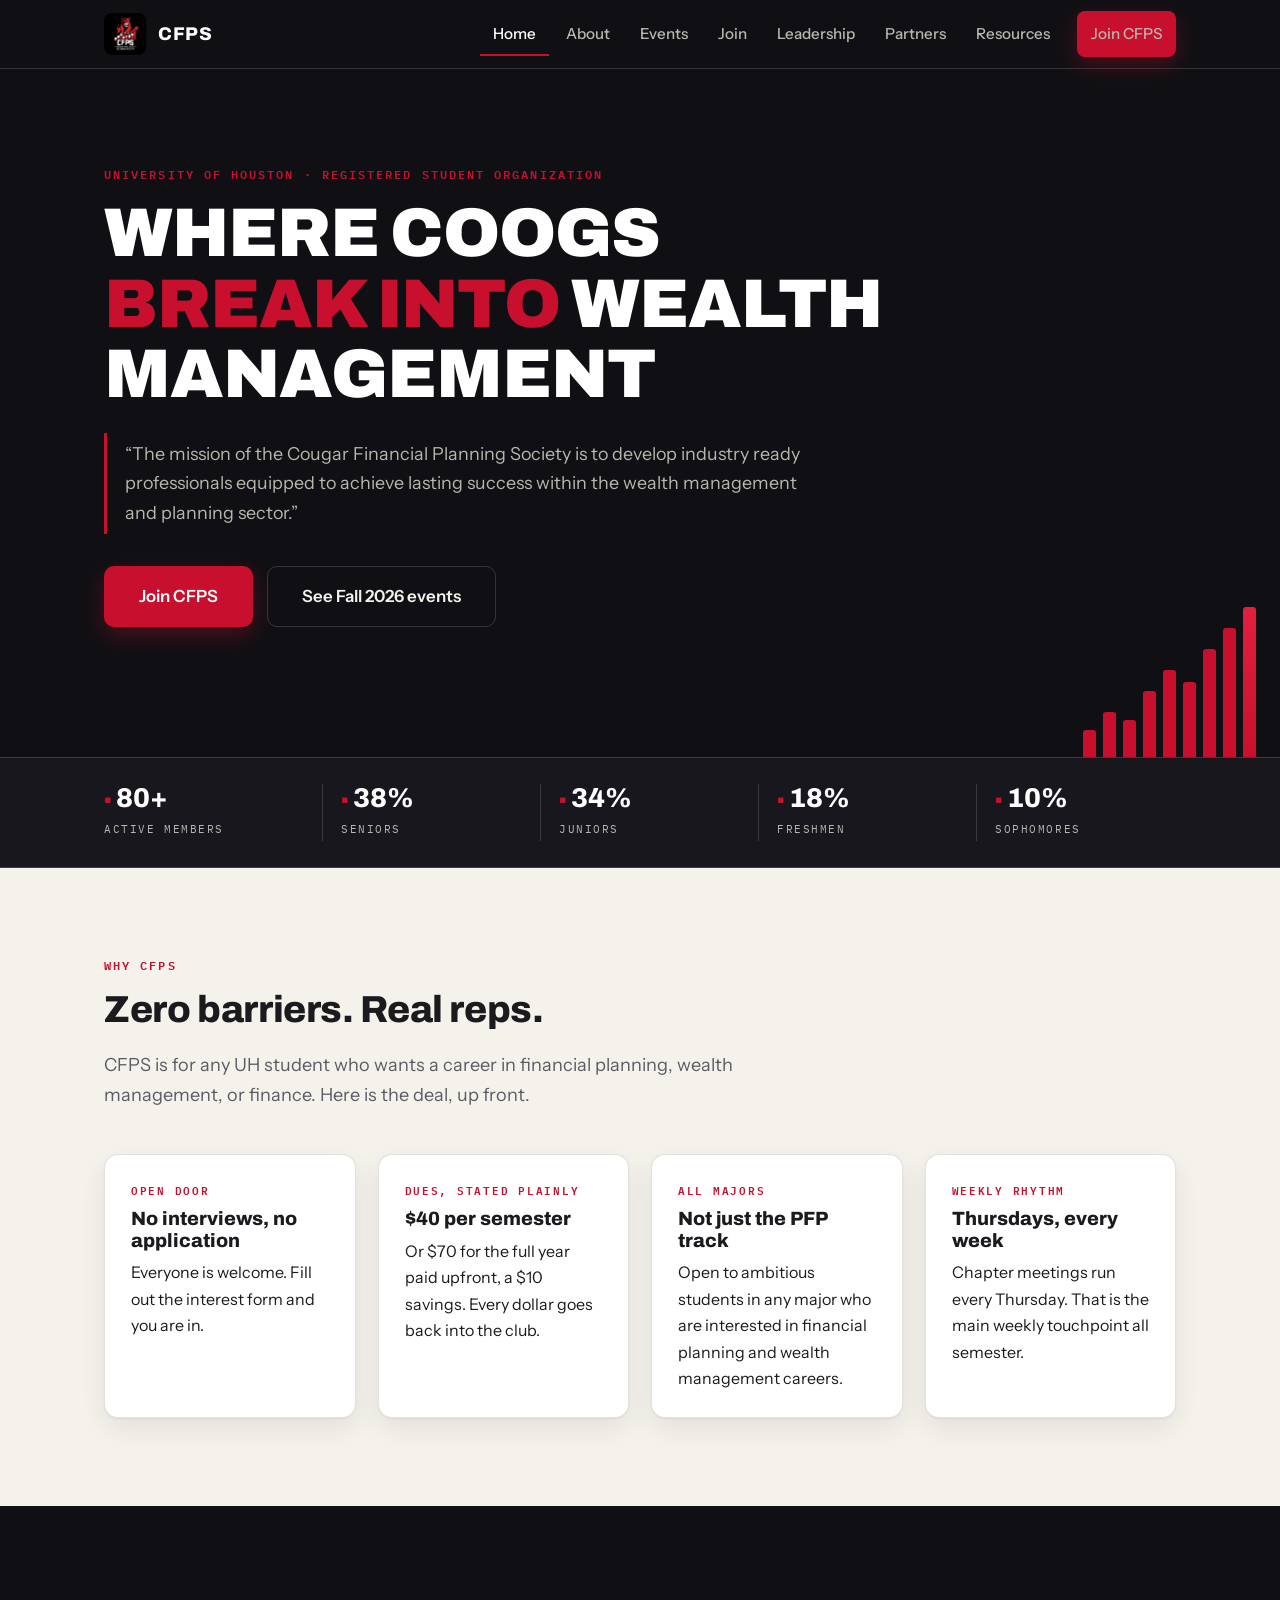
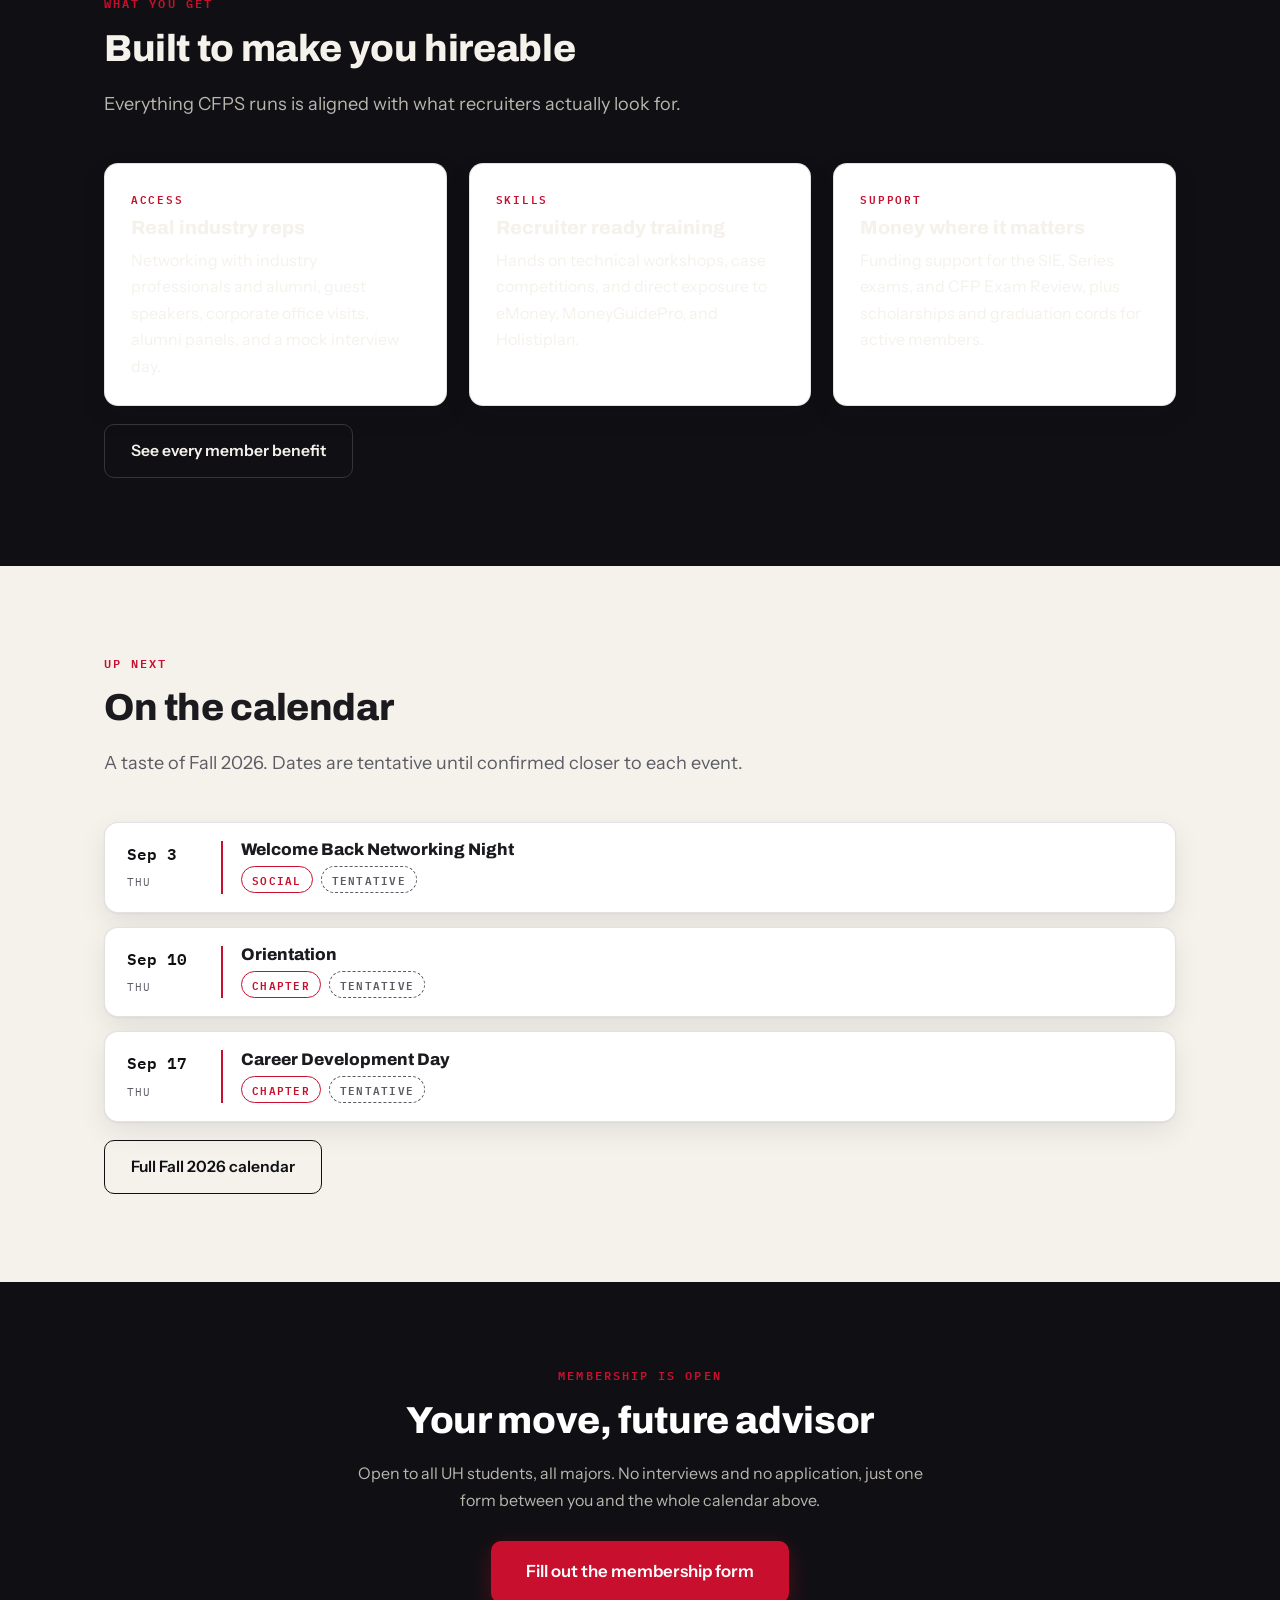
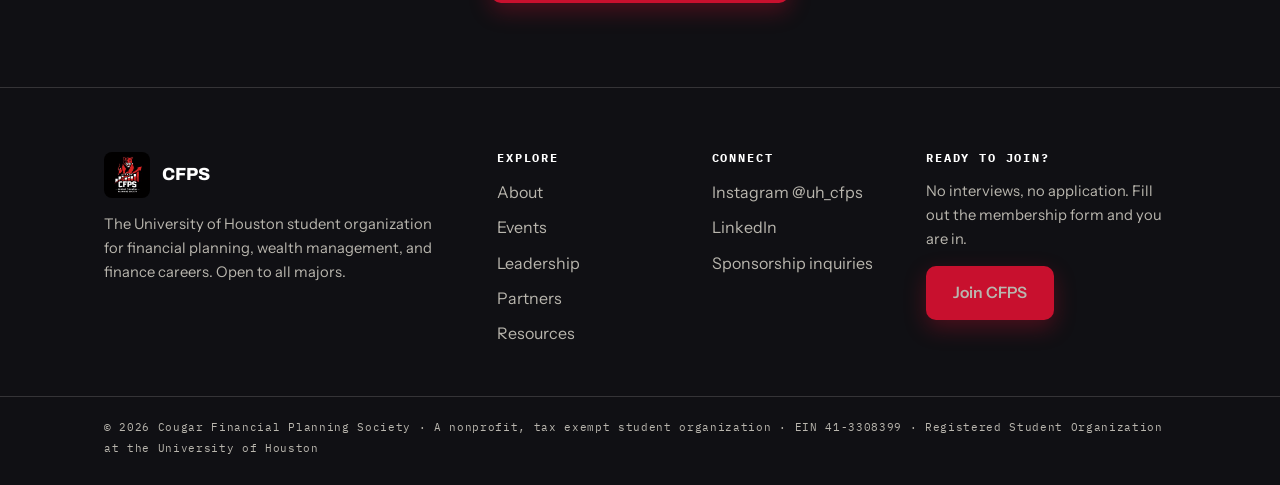
<file: index.html>
<!DOCTYPE html>
<html lang="en">
<head>
<meta charset="UTF-8">
<meta name="viewport" content="width=device-width, initial-scale=1.0">
<title>CFPS | Cougar Financial Planning Society at the University of Houston</title>
<meta name="description" content="The Cougar Financial Planning Society is the University of Houston student organization for financial planning, wealth management, and finance careers. Open to all majors. No interviews, no application.">
<link rel="icon" href="assets/favicon.ico" sizes="any">
<link rel="icon" type="image/png" sizes="32x32" href="assets/favicon-32.png">
<link rel="icon" type="image/png" sizes="192x192" href="assets/favicon-192.png">
<link rel="apple-touch-icon" href="assets/apple-touch-icon.png">
<link rel="preconnect" href="https://fonts.googleapis.com">
<link rel="preconnect" href="https://fonts.gstatic.com" crossorigin>
<link href="https://fonts.googleapis.com/css2?family=Archivo:wght@700;800;900&family=IBM+Plex+Mono:wght@400;500;600&family=Instrument+Sans:wght@400;500;600;700&display=swap" rel="stylesheet">
<link rel="stylesheet" href="css/styles.css">
</head>
<body>
<a class="skip-link" href="#main">Skip to content</a>

<header class="nav">
  <div class="nav-inner">
    <a class="nav-brand" href="index.html"><img src="assets/cfps-logo.jpg" alt="Cougar Financial Planning Society logo"><span>CFPS</span></a>
    <button class="nav-toggle" aria-label="Menu" aria-expanded="false"><span></span><span></span><span></span></button>
    <ul class="nav-links">
      <li><a href="index.html">Home</a></li>
      <li><a href="about.html">About</a></li>
      <li><a href="events.html">Events</a></li>
      <li><a href="join.html">Join</a></li>
      <li><a href="leadership.html">Leadership</a></li>
      <li><a href="partners.html">Partners</a></li>
      <li><a href="resources.html">Resources</a></li>
      <li><a class="btn btn-red nav-join" href="https://docs.google.com/forms/d/1wTB0ihMj-Kgzq1SpuLEP19JdL2h6Zmb3PuTtYgaOBTk/viewform" target="_blank" rel="noopener">Join CFPS</a></li>
    </ul>
  </div>
</header>

<main id="main">

  <!-- HERO -->
  <section class="hero">
    <div class="container">
      <div class="hero-inner">
        <span class="eyebrow">University of Houston · Registered Student Organization</span>
        <h1 class="display">Where Coogs <em>break into</em> wealth management</h1>
        <blockquote class="mission-quote">&ldquo;The mission of the Cougar Financial Planning Society is to develop industry ready professionals equipped to achieve lasting success within the wealth management and planning sector.&rdquo;</blockquote>
        <div class="hero-ctas">
          <a class="btn btn-red btn-lg" href="https://docs.google.com/forms/d/1wTB0ihMj-Kgzq1SpuLEP19JdL2h6Zmb3PuTtYgaOBTk/viewform" target="_blank" rel="noopener">Join CFPS</a>
          <a class="btn btn-ghost btn-lg" href="events.html">See Fall 2026 events</a>
        </div>
      </div>
    </div>
    <div class="bars" aria-hidden="true"><i></i><i></i><i></i><i></i><i></i><i></i><i></i><i></i><i></i></div>
  </section>

  <!-- STAT TICKER -->
  <div class="ticker" aria-label="Membership stats">
    <div class="ticker-inner">
      <div class="tick"><b>80+</b><span>Active members</span></div>
      <div class="tick"><b>38%</b><span>Seniors</span></div>
      <div class="tick"><b>34%</b><span>Juniors</span></div>
      <div class="tick"><b>18%</b><span>Freshmen</span></div>
      <div class="tick"><b>10%</b><span>Sophomores</span></div>
    </div>
  </div>

  <!-- VALUE PROPS -->
  <section class="section">
    <div class="container">
      <div class="section-head">
        <span class="eyebrow">Why CFPS</span>
        <h2 class="h2">Zero barriers. Real reps.</h2>
        <p class="lede">CFPS is for any UH student who wants a career in financial planning, wealth management, or finance. Here is the deal, up front.</p>
      </div>
      <div class="grid grid-4">
        <div class="card">
          <div class="card-kicker">Open door</div>
          <h3 class="h3">No interviews, no application</h3>
          <p>Everyone is welcome. Fill out the interest form and you are in.</p>
        </div>
        <div class="card">
          <div class="card-kicker">Dues, stated plainly</div>
          <h3 class="h3">$40 per semester</h3>
          <p>Or $70 for the full year paid upfront, a $10 savings. Every dollar goes back into the club.</p>
        </div>
        <div class="card">
          <div class="card-kicker">All majors</div>
          <h3 class="h3">Not just the PFP track</h3>
          <p>Open to ambitious students in any major who are interested in financial planning and wealth management careers.</p>
        </div>
        <div class="card">
          <div class="card-kicker">Weekly rhythm</div>
          <h3 class="h3">Thursdays, every week</h3>
          <p>Chapter meetings run every Thursday. That is the main weekly touchpoint all semester.</p>
        </div>
      </div>
    </div>
  </section>

  <!-- WHAT YOU GET -->
  <section class="section section-dark">
    <div class="container">
      <div class="section-head">
        <span class="eyebrow">What you get</span>
        <h2 class="h2">Built to make you hireable</h2>
        <p class="lede">Everything CFPS runs is aligned with what recruiters actually look for.</p>
      </div>
      <div class="grid grid-3">
        <div class="card">
          <div class="card-kicker">Access</div>
          <h3 class="h3">Real industry reps</h3>
          <p>Networking with industry professionals and alumni, guest speakers, corporate office visits, alumni panels, and a mock interview day.</p>
        </div>
        <div class="card">
          <div class="card-kicker">Skills</div>
          <h3 class="h3">Recruiter ready training</h3>
          <p>Hands on technical workshops, case competitions, and direct exposure to eMoney, MoneyGuidePro, and Holistiplan.</p>
        </div>
        <div class="card">
          <div class="card-kicker">Support</div>
          <h3 class="h3">Money where it matters</h3>
          <p>Funding support for the SIE, Series exams, and CFP Exam Review, plus scholarships and graduation cords for active members.</p>
        </div>
      </div>
      <div class="spacer-sm"></div>
      <a class="btn btn-ghost" href="join.html">See every member benefit</a>
    </div>
  </section>

  <!-- UPCOMING EVENTS TEASER -->
  <section class="section">
    <div class="container">
      <div class="section-head">
        <span class="eyebrow">Up next</span>
        <h2 class="h2">On the calendar</h2>
        <p class="lede">A taste of Fall 2026. Dates are tentative until confirmed closer to each event.</p>
      </div>
      <div class="event-list" id="upcomingTeaser"></div>
      <div class="spacer-sm"></div>
      <a class="btn btn-outline" href="events.html">Full Fall 2026 calendar</a>
    </div>
  </section>

  <!-- JOIN CTA -->
  <section class="cta-band">
    <div class="container">
      <span class="eyebrow">Membership is open</span>
      <h2 class="h2">Your move, future advisor</h2>
      <p>Open to all UH students, all majors. No interviews and no application, just one form between you and the whole calendar above.</p>
      <a class="btn btn-red btn-lg" href="https://docs.google.com/forms/d/1wTB0ihMj-Kgzq1SpuLEP19JdL2h6Zmb3PuTtYgaOBTk/viewform" target="_blank" rel="noopener">Fill out the membership form</a>
    </div>
  </section>

</main>

<footer class="footer">
  <div class="footer-grid">
    <div>
      <div class="footer-brand"><img src="assets/cfps-logo.jpg" alt="Cougar Financial Planning Society logo"><span>CFPS</span></div>
      <p class="blurb">The University of Houston student organization for financial planning, wealth management, and finance careers. Open to all majors.</p>
    </div>
    <div>
      <h4>Explore</h4>
      <ul>
        <li><a href="about.html">About</a></li>
        <li><a href="events.html">Events</a></li>
        <li><a href="leadership.html">Leadership</a></li>
        <li><a href="partners.html">Partners</a></li>
        <li><a href="resources.html">Resources</a></li>
      </ul>
    </div>
    <div>
      <h4>Connect</h4>
      <ul>
        <li><a href="https://www.instagram.com/uh_cfps" target="_blank" rel="noopener">Instagram @uh_cfps</a></li>
        <li><a href="https://www.linkedin.com/company/cougarfinancialplanningsociety" target="_blank" rel="noopener">LinkedIn</a></li>
        <li><a href="mailto:tcbenite@gmail.com">Sponsorship inquiries</a></li>
      </ul>
    </div>
    <div>
      <h4>Ready to join?</h4>
      <p class="blurb">No interviews, no application. Fill out the membership form and you are in.</p>
      <a class="btn btn-red" href="https://docs.google.com/forms/d/1wTB0ihMj-Kgzq1SpuLEP19JdL2h6Zmb3PuTtYgaOBTk/viewform" target="_blank" rel="noopener">Join CFPS</a>
    </div>
  </div>
  <div class="footer-bottom">
    <div class="container">&copy; <span id="year"></span> Cougar Financial Planning Society · A nonprofit, tax exempt student organization · EIN 41-3308399 · Registered Student Organization at the University of Houston</div>
  </div>
</footer>

<script src="js/main.js"></script>
<script src="js/events.js"></script>
</body>
</html>
</file>
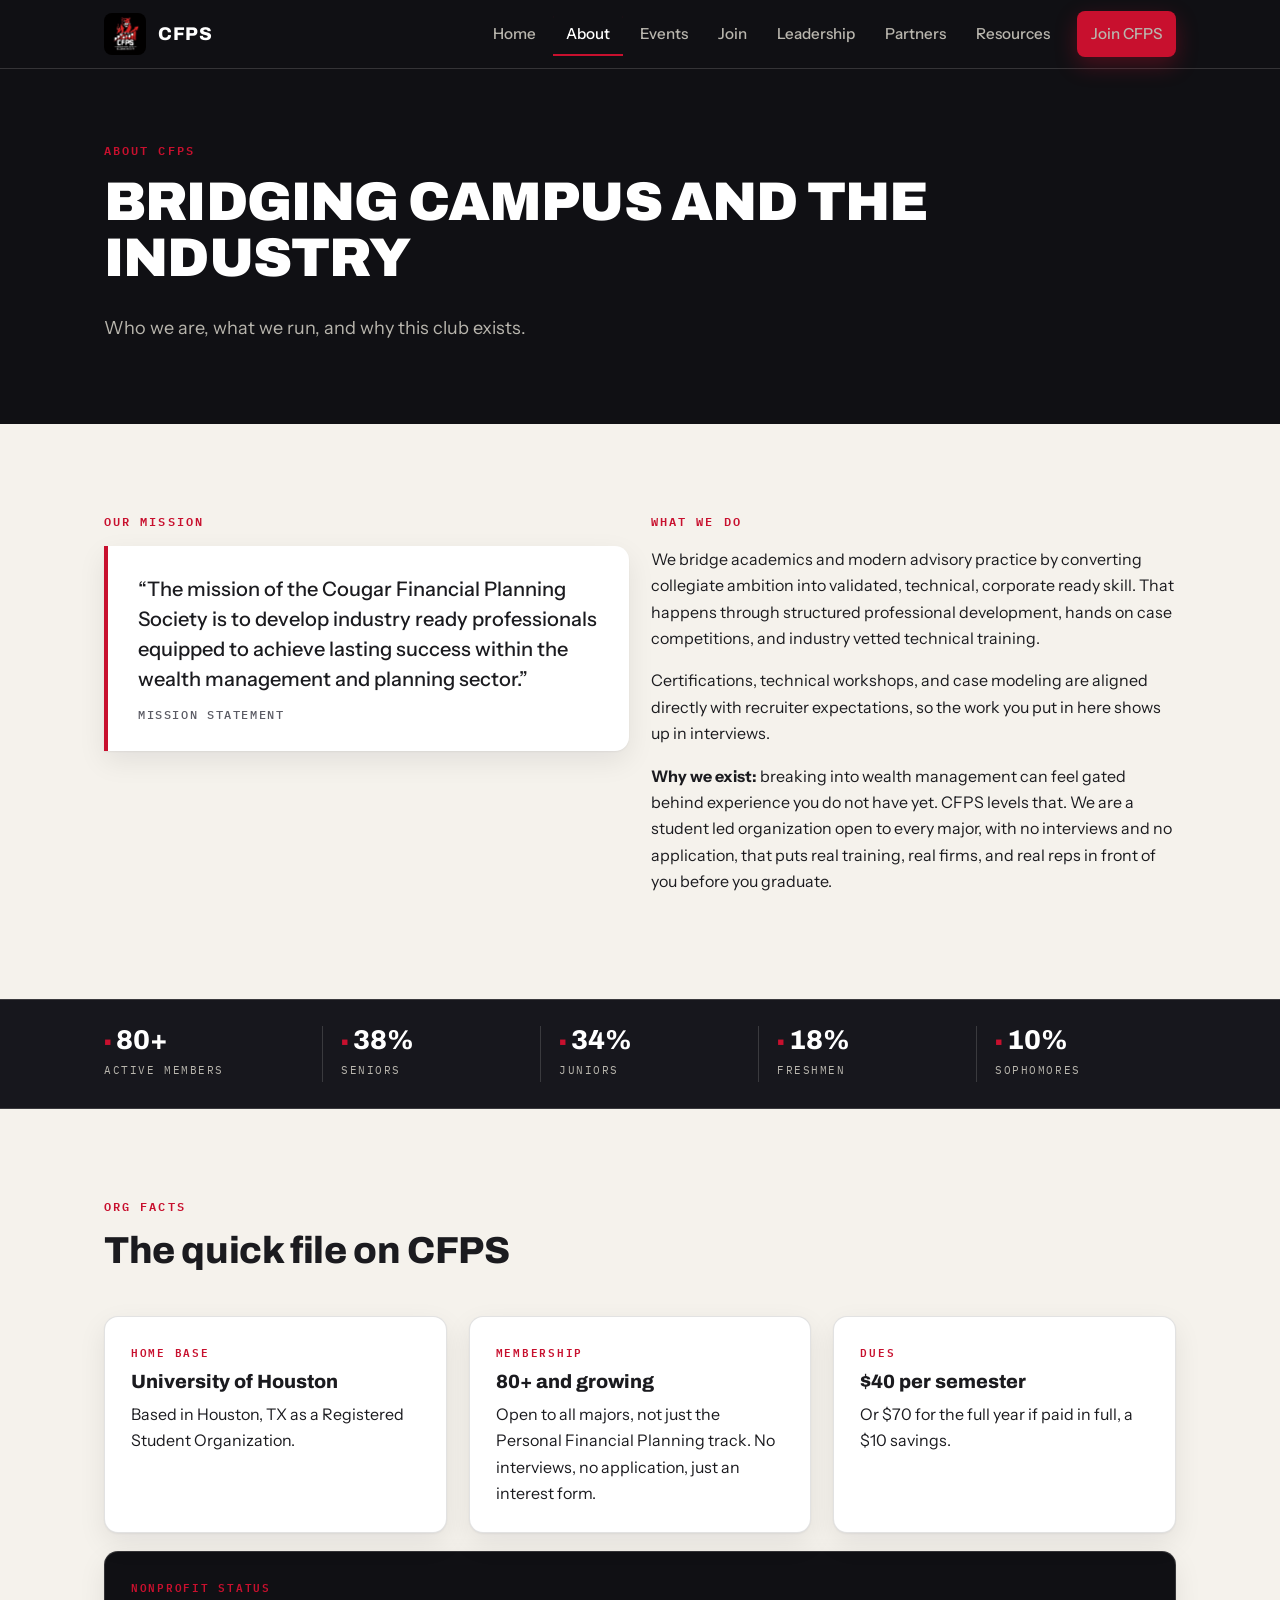
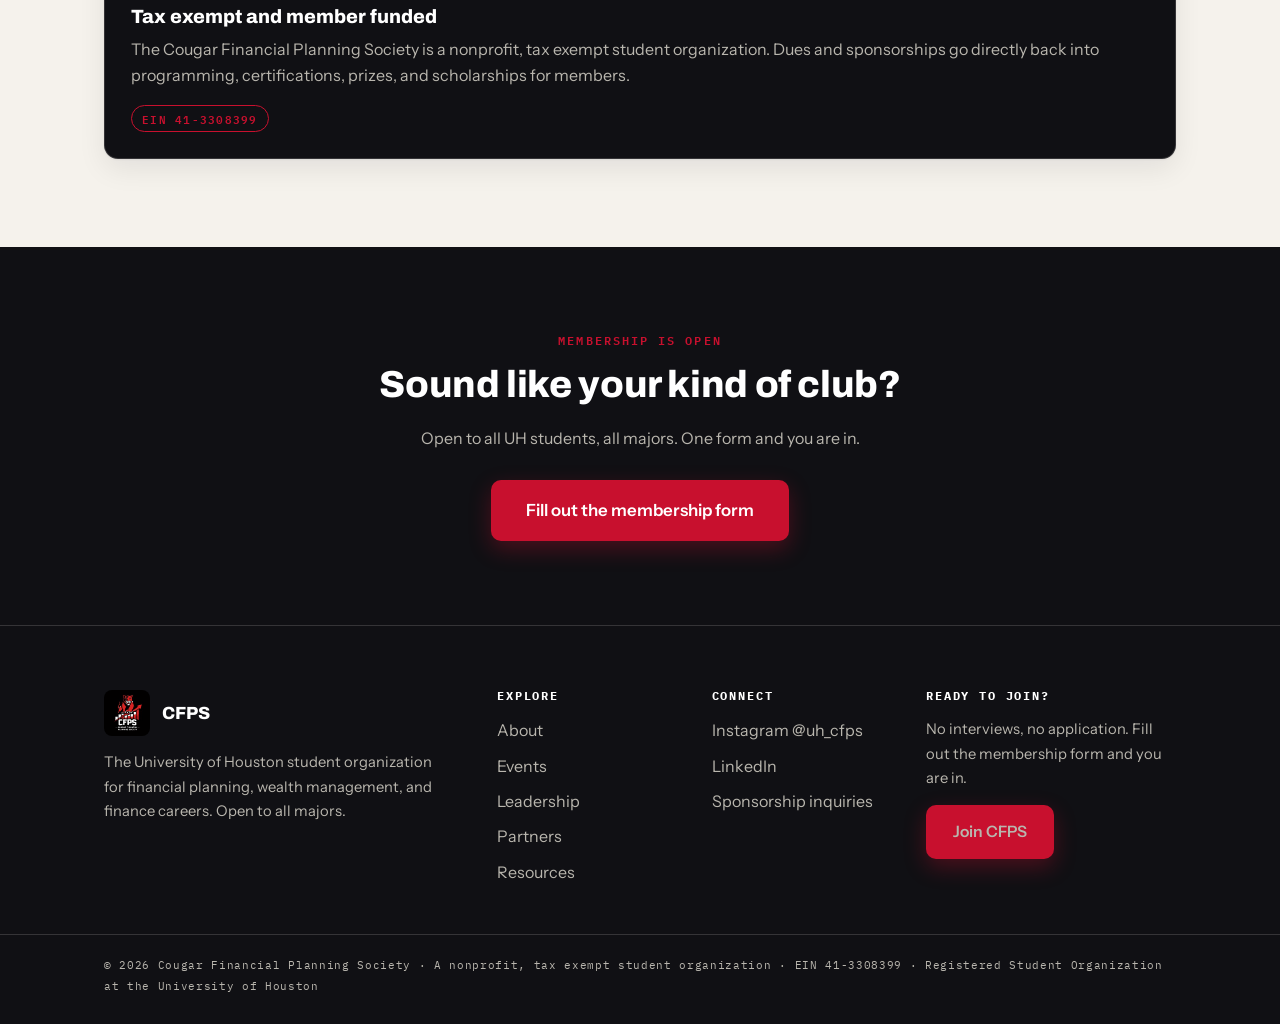
<file: about.html>
<!DOCTYPE html>
<html lang="en">
<head>
<meta charset="UTF-8">
<meta name="viewport" content="width=device-width, initial-scale=1.0">
<title>About CFPS | Mission, Story, and Nonprofit Status</title>
<meta name="description" content="Who the Cougar Financial Planning Society is: our mission, what we do, membership stats, and our nonprofit status at the University of Houston.">
<link rel="icon" href="assets/favicon.ico" sizes="any">
<link rel="icon" type="image/png" sizes="32x32" href="assets/favicon-32.png">
<link rel="icon" type="image/png" sizes="192x192" href="assets/favicon-192.png">
<link rel="apple-touch-icon" href="assets/apple-touch-icon.png">
<link rel="preconnect" href="https://fonts.googleapis.com">
<link rel="preconnect" href="https://fonts.gstatic.com" crossorigin>
<link href="https://fonts.googleapis.com/css2?family=Archivo:wght@700;800;900&family=IBM+Plex+Mono:wght@400;500;600&family=Instrument+Sans:wght@400;500;600;700&display=swap" rel="stylesheet">
<link rel="stylesheet" href="css/styles.css">
</head>
<body>
<a class="skip-link" href="#main">Skip to content</a>

<header class="nav">
  <div class="nav-inner">
    <a class="nav-brand" href="index.html"><img src="assets/cfps-logo.jpg" alt="Cougar Financial Planning Society logo"><span>CFPS</span></a>
    <button class="nav-toggle" aria-label="Menu" aria-expanded="false"><span></span><span></span><span></span></button>
    <ul class="nav-links">
      <li><a href="index.html">Home</a></li>
      <li><a href="about.html">About</a></li>
      <li><a href="events.html">Events</a></li>
      <li><a href="join.html">Join</a></li>
      <li><a href="leadership.html">Leadership</a></li>
      <li><a href="partners.html">Partners</a></li>
      <li><a href="resources.html">Resources</a></li>
      <li><a class="btn btn-red nav-join" href="https://docs.google.com/forms/d/1wTB0ihMj-Kgzq1SpuLEP19JdL2h6Zmb3PuTtYgaOBTk/viewform" target="_blank" rel="noopener">Join CFPS</a></li>
    </ul>
  </div>
</header>

<main id="main">

  <section class="page-hero">
    <div class="container">
      <span class="eyebrow">About CFPS</span>
      <h1 class="display">Bridging campus and the industry</h1>
      <p class="lede">Who we are, what we run, and why this club exists.</p>
    </div>
  </section>

  <section class="section">
    <div class="container">
      <div class="grid grid-2">
        <div>
          <span class="eyebrow">Our mission</span>
          <blockquote class="founder-quote">&ldquo;The mission of the Cougar Financial Planning Society is to develop industry ready professionals equipped to achieve lasting success within the wealth management and planning sector.&rdquo;
            <footer>Mission statement</footer>
          </blockquote>
        </div>
        <div>
          <span class="eyebrow">What we do</span>
          <p>We bridge academics and modern advisory practice by converting collegiate ambition into validated, technical, corporate ready skill. That happens through structured professional development, hands on case competitions, and industry vetted technical training.</p>
          <p>Certifications, technical workshops, and case modeling are aligned directly with recruiter expectations, so the work you put in here shows up in interviews.</p>
          <p><strong>Why we exist:</strong> breaking into wealth management can feel gated behind experience you do not have yet. CFPS levels that. We are a student led organization open to every major, with no interviews and no application, that puts real training, real firms, and real reps in front of you before you graduate.</p>
        </div>
      </div>
    </div>
  </section>

  <div class="ticker" aria-label="Membership stats">
    <div class="ticker-inner">
      <div class="tick"><b>80+</b><span>Active members</span></div>
      <div class="tick"><b>38%</b><span>Seniors</span></div>
      <div class="tick"><b>34%</b><span>Juniors</span></div>
      <div class="tick"><b>18%</b><span>Freshmen</span></div>
      <div class="tick"><b>10%</b><span>Sophomores</span></div>
    </div>
  </div>

  <section class="section">
    <div class="container">
      <div class="section-head">
        <span class="eyebrow">Org facts</span>
        <h2 class="h2">The quick file on CFPS</h2>
      </div>
      <div class="grid grid-3">
        <div class="card">
          <div class="card-kicker">Home base</div>
          <h3 class="h3">University of Houston</h3>
          <p>Based in Houston, TX as a Registered Student Organization.</p>
        </div>
        <div class="card">
          <div class="card-kicker">Membership</div>
          <h3 class="h3">80+ and growing</h3>
          <p>Open to all majors, not just the Personal Financial Planning track. No interviews, no application, just an interest form.</p>
        </div>
        <div class="card">
          <div class="card-kicker">Dues</div>
          <h3 class="h3">$40 per semester</h3>
          <p>Or $70 for the full year if paid in full, a $10 savings.</p>
        </div>
      </div>
      <div class="spacer-sm"></div>
      <div class="card card-dark">
        <div class="card-kicker">Nonprofit status</div>
        <h3 class="h3">Tax exempt and member funded</h3>
        <p>The Cougar Financial Planning Society is a nonprofit, tax exempt student organization. Dues and sponsorships go directly back into programming, certifications, prizes, and scholarships for members.</p>
        <span class="chip chip-red mono">EIN 41-3308399</span>
      </div>
    </div>
  </section>

  <section class="cta-band">
    <div class="container">
      <span class="eyebrow">Membership is open</span>
      <h2 class="h2">Sound like your kind of club?</h2>
      <p>Open to all UH students, all majors. One form and you are in.</p>
      <a class="btn btn-red btn-lg" href="https://docs.google.com/forms/d/1wTB0ihMj-Kgzq1SpuLEP19JdL2h6Zmb3PuTtYgaOBTk/viewform" target="_blank" rel="noopener">Fill out the membership form</a>
    </div>
  </section>

</main>

<footer class="footer">
  <div class="footer-grid">
    <div>
      <div class="footer-brand"><img src="assets/cfps-logo.jpg" alt="Cougar Financial Planning Society logo"><span>CFPS</span></div>
      <p class="blurb">The University of Houston student organization for financial planning, wealth management, and finance careers. Open to all majors.</p>
    </div>
    <div>
      <h4>Explore</h4>
      <ul>
        <li><a href="about.html">About</a></li>
        <li><a href="events.html">Events</a></li>
        <li><a href="leadership.html">Leadership</a></li>
        <li><a href="partners.html">Partners</a></li>
        <li><a href="resources.html">Resources</a></li>
      </ul>
    </div>
    <div>
      <h4>Connect</h4>
      <ul>
        <li><a href="https://www.instagram.com/uh_cfps" target="_blank" rel="noopener">Instagram @uh_cfps</a></li>
        <li><a href="https://www.linkedin.com/company/cougarfinancialplanningsociety" target="_blank" rel="noopener">LinkedIn</a></li>
        <li><a href="mailto:tcbenite@gmail.com">Sponsorship inquiries</a></li>
      </ul>
    </div>
    <div>
      <h4>Ready to join?</h4>
      <p class="blurb">No interviews, no application. Fill out the membership form and you are in.</p>
      <a class="btn btn-red" href="https://docs.google.com/forms/d/1wTB0ihMj-Kgzq1SpuLEP19JdL2h6Zmb3PuTtYgaOBTk/viewform" target="_blank" rel="noopener">Join CFPS</a>
    </div>
  </div>
  <div class="footer-bottom">
    <div class="container">&copy; <span id="year"></span> Cougar Financial Planning Society · A nonprofit, tax exempt student organization · EIN 41-3308399 · Registered Student Organization at the University of Houston</div>
  </div>
</footer>

<script src="js/main.js"></script>
</body>
</html>
</file>
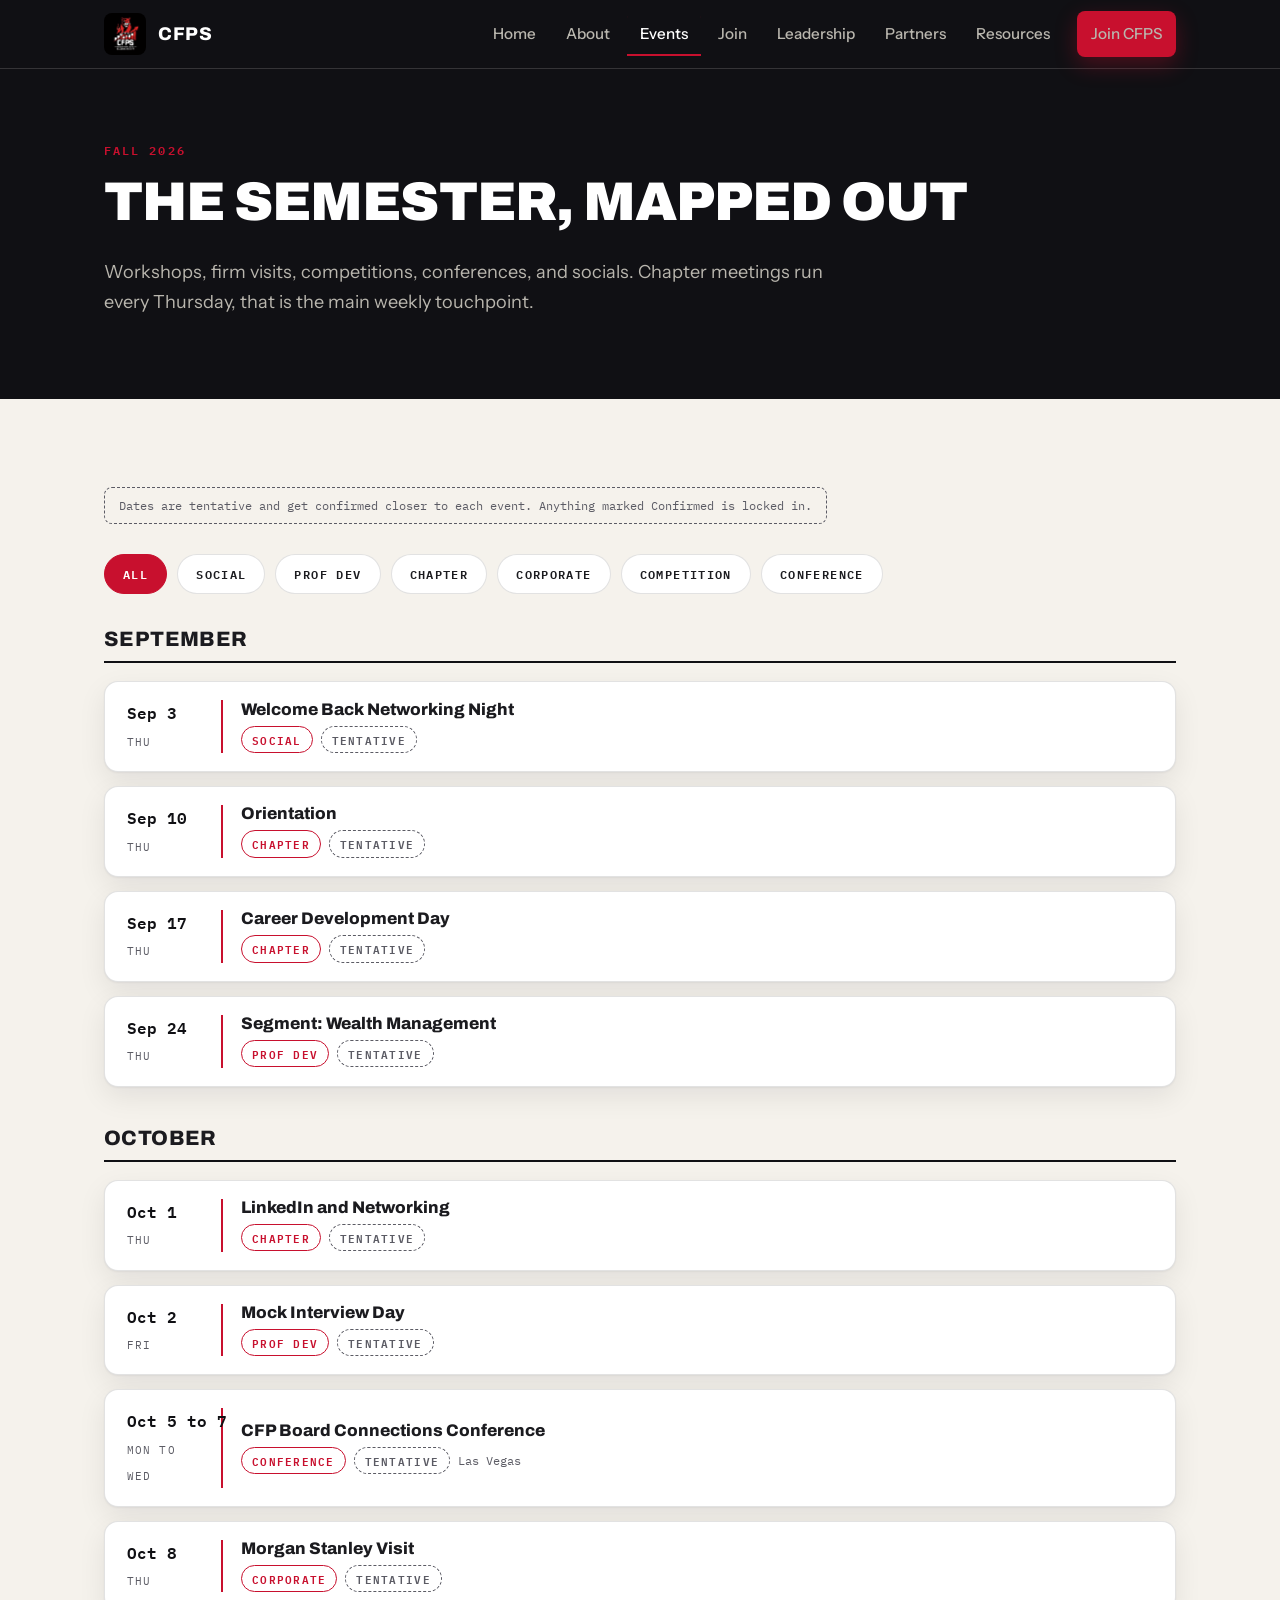
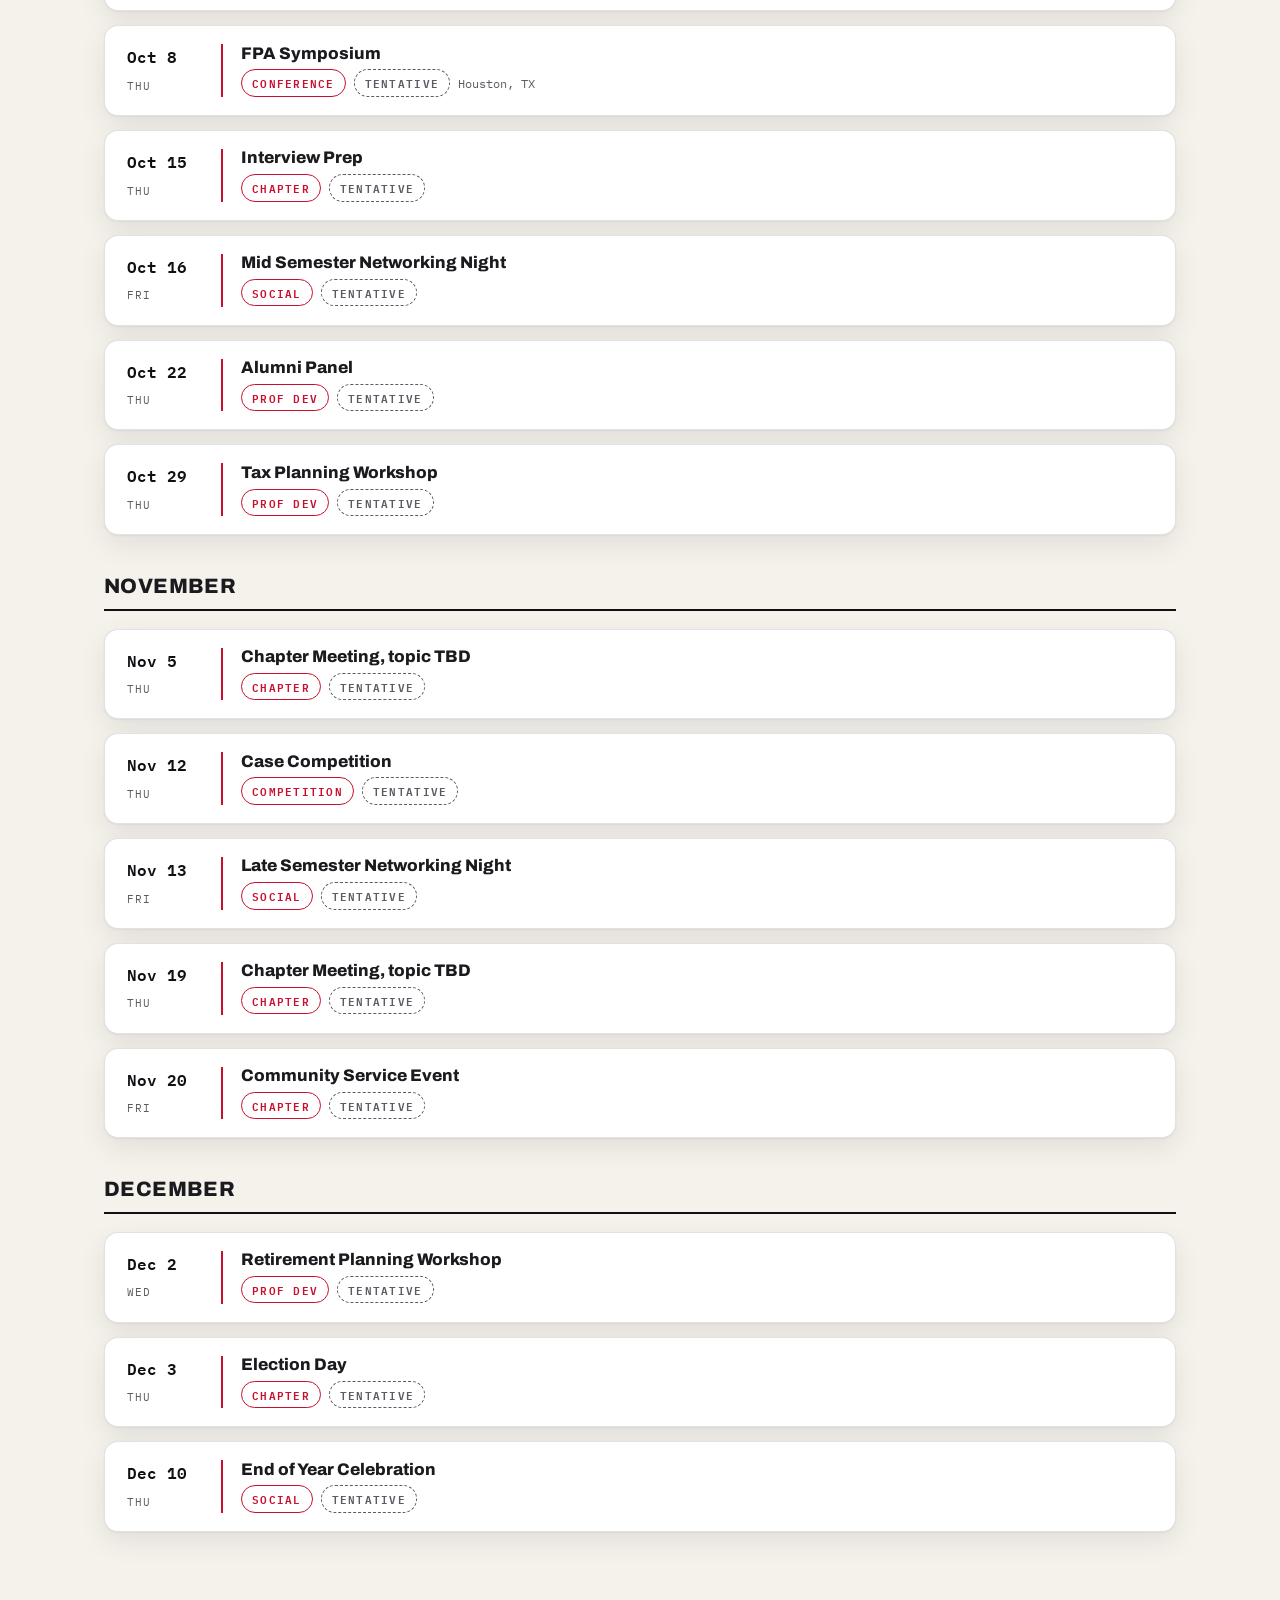
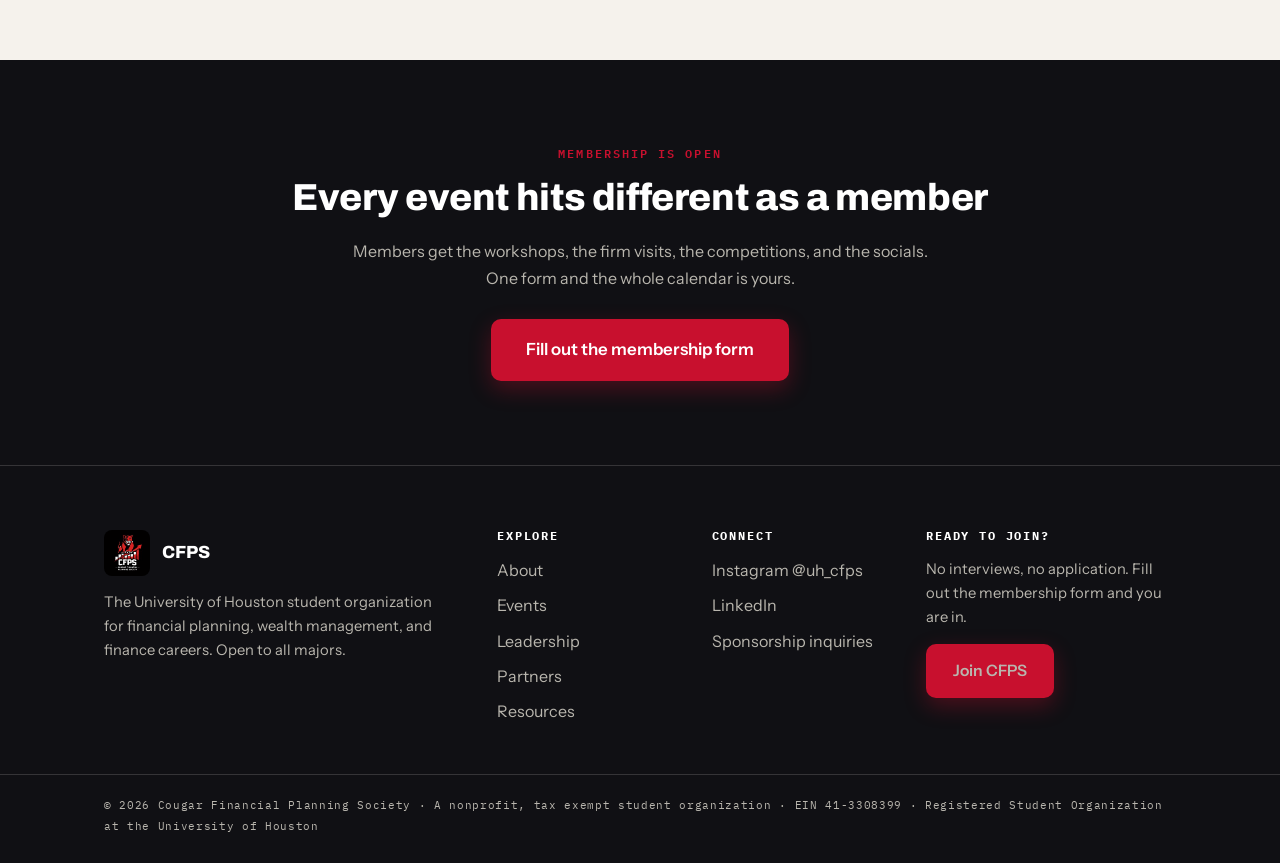
<file: events.html>
<!DOCTYPE html>
<html lang="en">
<head>
<meta charset="UTF-8">
<meta name="viewport" content="width=device-width, initial-scale=1.0">
<title>Fall 2026 Events | CFPS Calendar</title>
<meta name="description" content="The full CFPS Fall 2026 calendar: workshops, firm visits, case competitions, conferences, and socials. Filter by category. Chapter meetings every Thursday.">
<link rel="icon" href="assets/favicon.ico" sizes="any">
<link rel="icon" type="image/png" sizes="32x32" href="assets/favicon-32.png">
<link rel="icon" type="image/png" sizes="192x192" href="assets/favicon-192.png">
<link rel="apple-touch-icon" href="assets/apple-touch-icon.png">
<link rel="preconnect" href="https://fonts.googleapis.com">
<link rel="preconnect" href="https://fonts.gstatic.com" crossorigin>
<link href="https://fonts.googleapis.com/css2?family=Archivo:wght@700;800;900&family=IBM+Plex+Mono:wght@400;500;600&family=Instrument+Sans:wght@400;500;600;700&display=swap" rel="stylesheet">
<link rel="stylesheet" href="css/styles.css">
</head>
<body>
<a class="skip-link" href="#main">Skip to content</a>

<header class="nav">
  <div class="nav-inner">
    <a class="nav-brand" href="index.html"><img src="assets/cfps-logo.jpg" alt="Cougar Financial Planning Society logo"><span>CFPS</span></a>
    <button class="nav-toggle" aria-label="Menu" aria-expanded="false"><span></span><span></span><span></span></button>
    <ul class="nav-links">
      <li><a href="index.html">Home</a></li>
      <li><a href="about.html">About</a></li>
      <li><a href="events.html">Events</a></li>
      <li><a href="join.html">Join</a></li>
      <li><a href="leadership.html">Leadership</a></li>
      <li><a href="partners.html">Partners</a></li>
      <li><a href="resources.html">Resources</a></li>
      <li><a class="btn btn-red nav-join" href="https://docs.google.com/forms/d/1wTB0ihMj-Kgzq1SpuLEP19JdL2h6Zmb3PuTtYgaOBTk/viewform" target="_blank" rel="noopener">Join CFPS</a></li>
    </ul>
  </div>
</header>

<main id="main">

  <section class="page-hero">
    <div class="container">
      <span class="eyebrow">Fall 2026</span>
      <h1 class="display">The semester, mapped out</h1>
      <p class="lede">Workshops, firm visits, competitions, conferences, and socials. Chapter meetings run every Thursday, that is the main weekly touchpoint.</p>
    </div>
  </section>

  <section class="section">
    <div class="container">
      <p class="note">Dates are tentative and get confirmed closer to each event. Anything marked Confirmed is locked in.</p>
      <div class="spacer-sm"></div>
      <div class="filters" role="group" aria-label="Filter events by category">
        <button class="filter-btn active" data-filter="All">All</button>
        <button class="filter-btn" data-filter="Social">Social</button>
        <button class="filter-btn" data-filter="Prof Dev">Prof Dev</button>
        <button class="filter-btn" data-filter="Chapter">Chapter</button>
        <button class="filter-btn" data-filter="Corporate">Corporate</button>
        <button class="filter-btn" data-filter="Competition">Competition</button>
        <button class="filter-btn" data-filter="Conference">Conference</button>
      </div>
      <div id="eventsList"></div>
    </div>
  </section>

  <section class="cta-band">
    <div class="container">
      <span class="eyebrow">Membership is open</span>
      <h2 class="h2">Every event hits different as a member</h2>
      <p>Members get the workshops, the firm visits, the competitions, and the socials. One form and the whole calendar is yours.</p>
      <a class="btn btn-red btn-lg" href="https://docs.google.com/forms/d/1wTB0ihMj-Kgzq1SpuLEP19JdL2h6Zmb3PuTtYgaOBTk/viewform" target="_blank" rel="noopener">Fill out the membership form</a>
    </div>
  </section>

</main>

<footer class="footer">
  <div class="footer-grid">
    <div>
      <div class="footer-brand"><img src="assets/cfps-logo.jpg" alt="Cougar Financial Planning Society logo"><span>CFPS</span></div>
      <p class="blurb">The University of Houston student organization for financial planning, wealth management, and finance careers. Open to all majors.</p>
    </div>
    <div>
      <h4>Explore</h4>
      <ul>
        <li><a href="about.html">About</a></li>
        <li><a href="events.html">Events</a></li>
        <li><a href="leadership.html">Leadership</a></li>
        <li><a href="partners.html">Partners</a></li>
        <li><a href="resources.html">Resources</a></li>
      </ul>
    </div>
    <div>
      <h4>Connect</h4>
      <ul>
        <li><a href="https://www.instagram.com/uh_cfps" target="_blank" rel="noopener">Instagram @uh_cfps</a></li>
        <li><a href="https://www.linkedin.com/company/cougarfinancialplanningsociety" target="_blank" rel="noopener">LinkedIn</a></li>
        <li><a href="mailto:tcbenite@gmail.com">Sponsorship inquiries</a></li>
      </ul>
    </div>
    <div>
      <h4>Ready to join?</h4>
      <p class="blurb">No interviews, no application. Fill out the membership form and you are in.</p>
      <a class="btn btn-red" href="https://docs.google.com/forms/d/1wTB0ihMj-Kgzq1SpuLEP19JdL2h6Zmb3PuTtYgaOBTk/viewform" target="_blank" rel="noopener">Join CFPS</a>
    </div>
  </div>
  <div class="footer-bottom">
    <div class="container">&copy; <span id="year"></span> Cougar Financial Planning Society · A nonprofit, tax exempt student organization · EIN 41-3308399 · Registered Student Organization at the University of Houston</div>
  </div>
</footer>

<script src="js/main.js"></script>
<script src="js/events.js"></script>
</body>
</html>
</file>
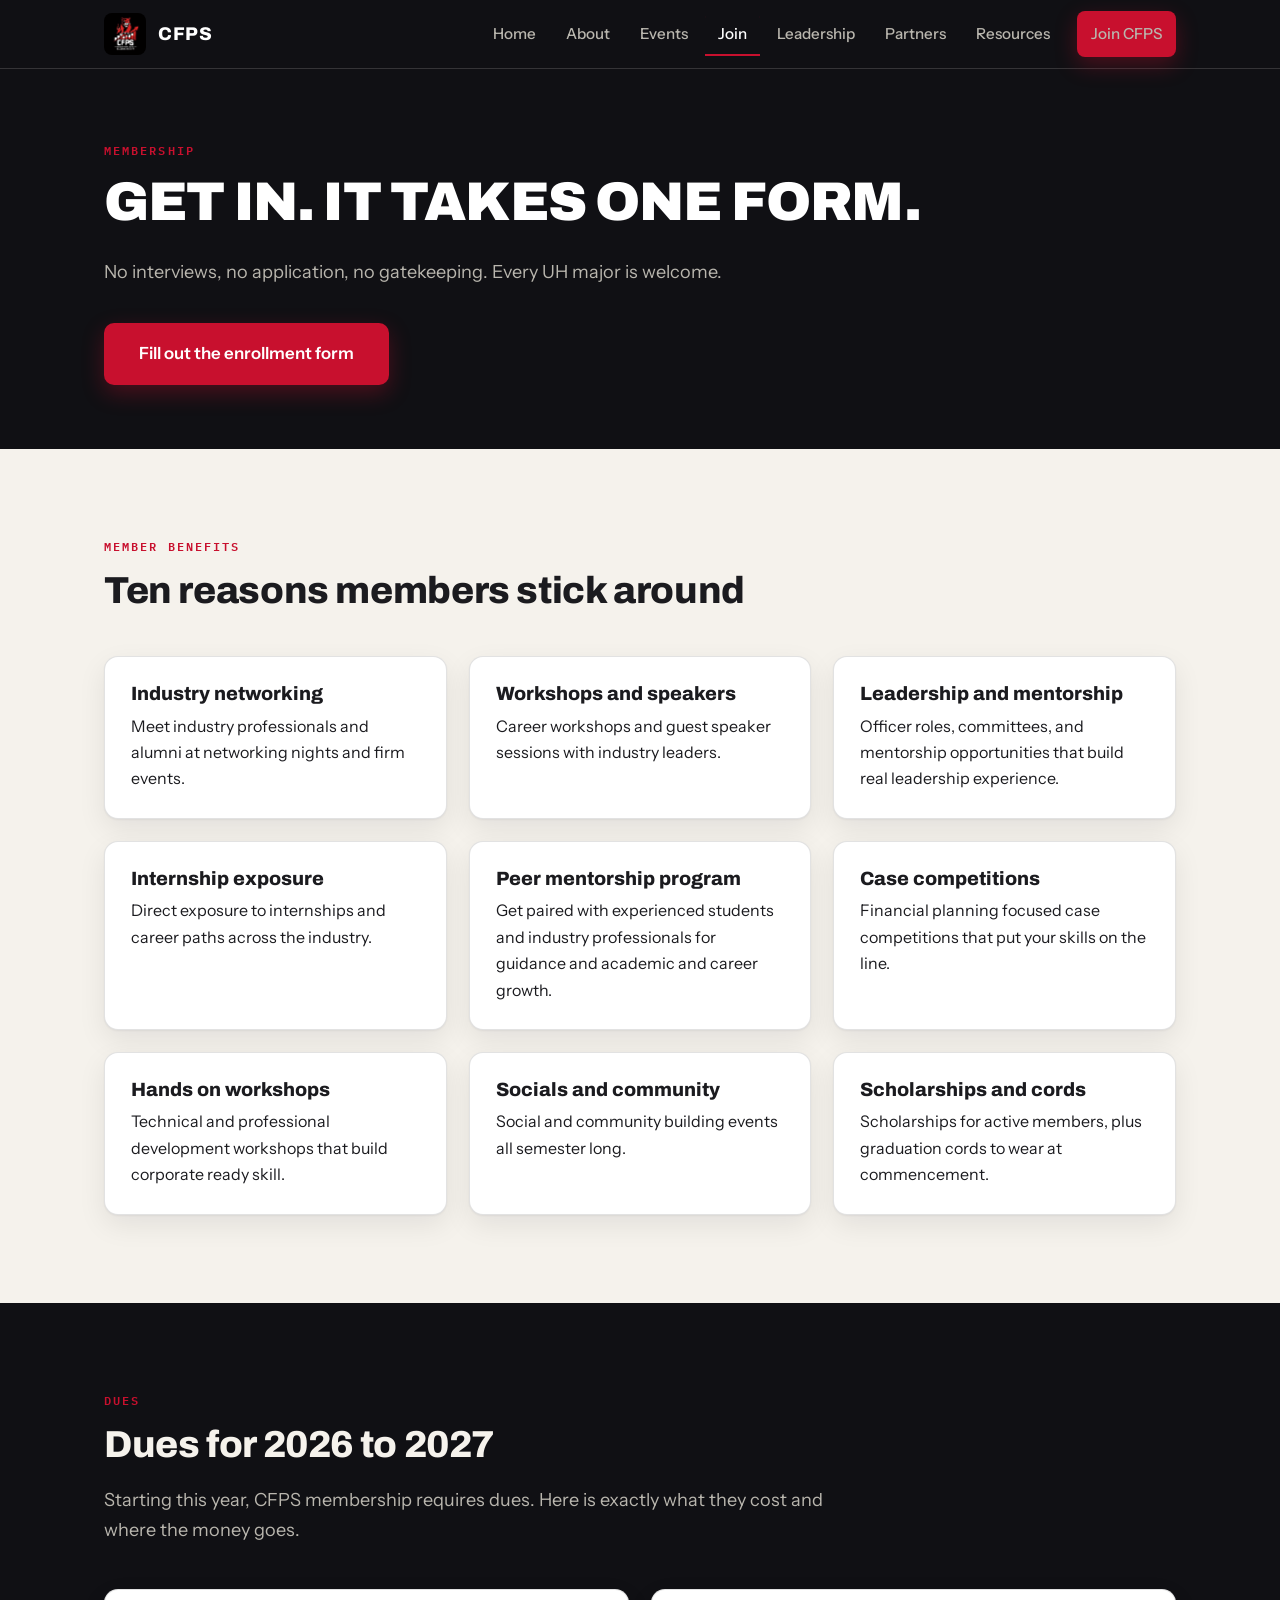
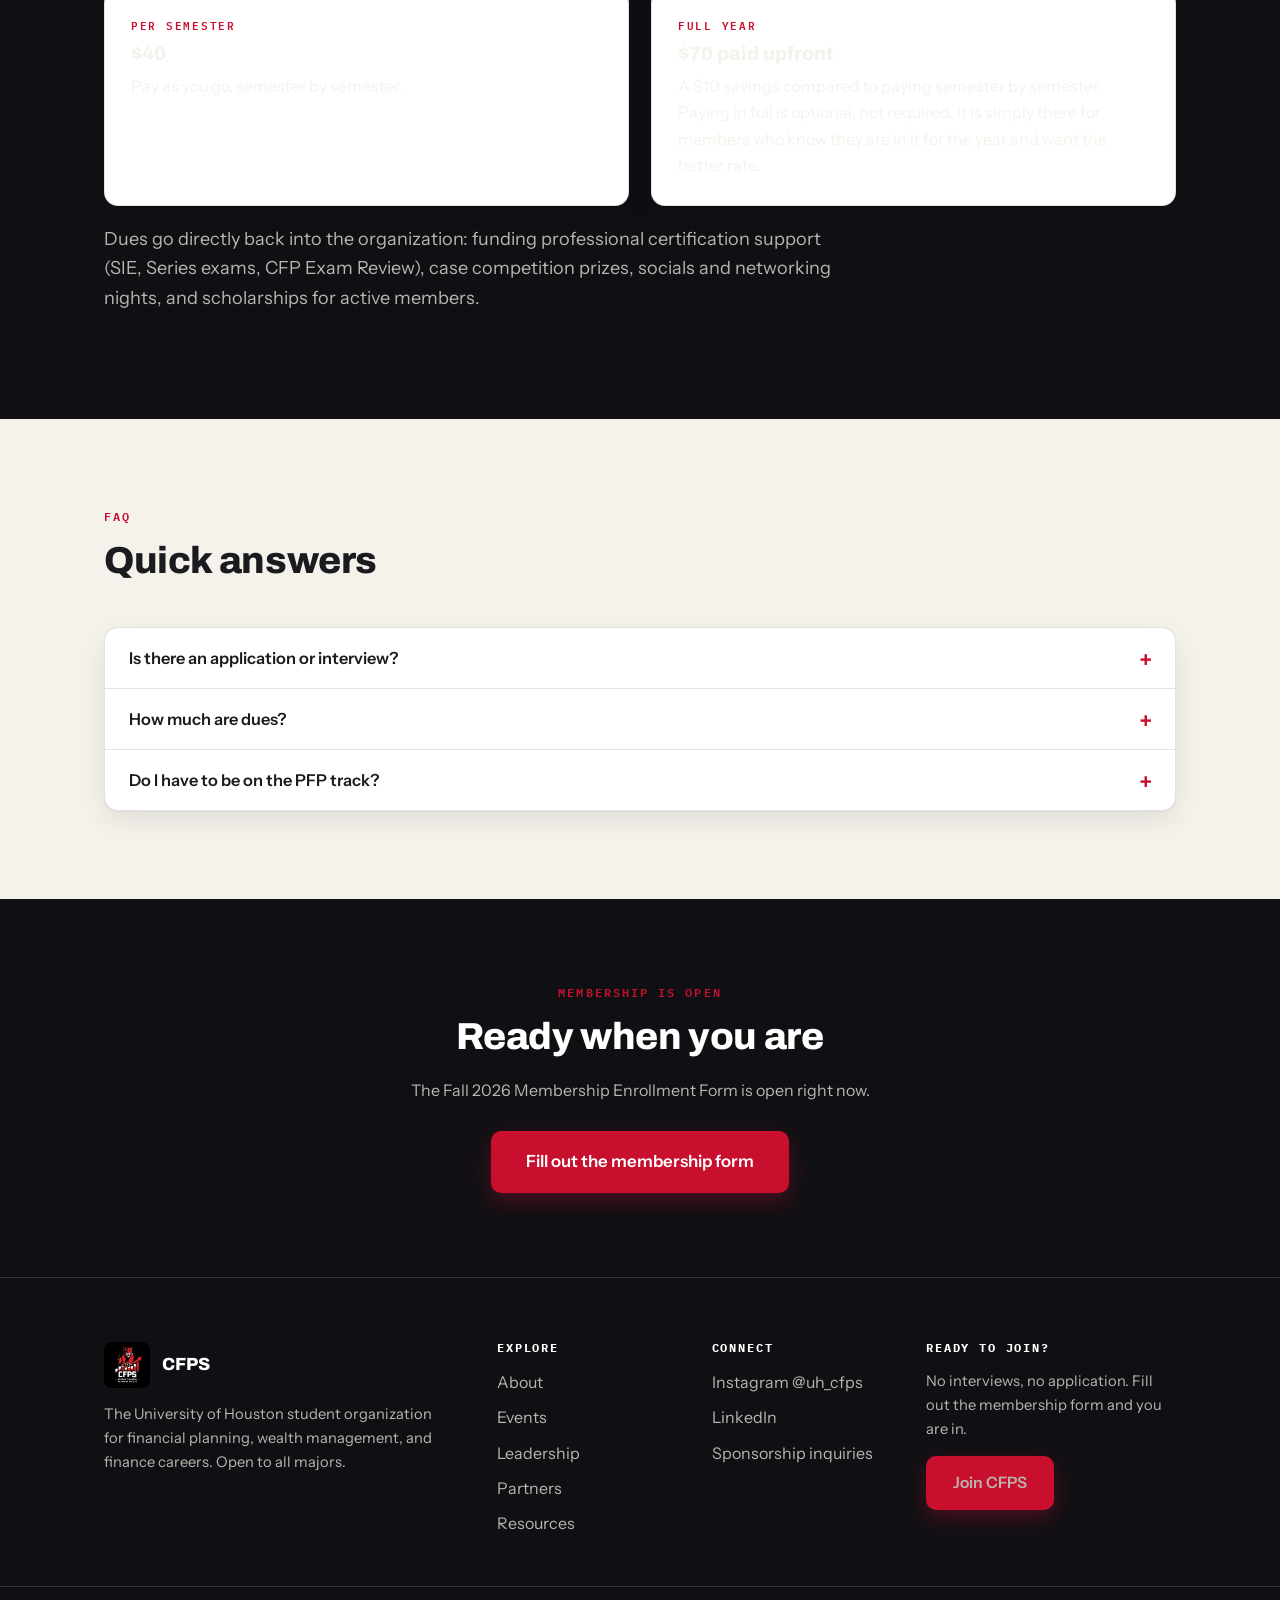
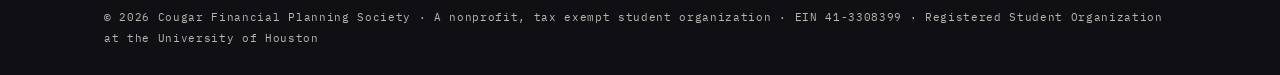
<file: join.html>
<!DOCTYPE html>
<html lang="en">
<head>
<meta charset="UTF-8">
<meta name="viewport" content="width=device-width, initial-scale=1.0">
<title>Join CFPS | Membership, Dues, and FAQ</title>
<meta name="description" content="Join the Cougar Financial Planning Society. No interviews, no application. Dues are $40 per semester or $70 for the full year. See every member benefit and FAQ.">
<link rel="icon" href="assets/favicon.ico" sizes="any">
<link rel="icon" type="image/png" sizes="32x32" href="assets/favicon-32.png">
<link rel="icon" type="image/png" sizes="192x192" href="assets/favicon-192.png">
<link rel="apple-touch-icon" href="assets/apple-touch-icon.png">
<link rel="preconnect" href="https://fonts.googleapis.com">
<link rel="preconnect" href="https://fonts.gstatic.com" crossorigin>
<link href="https://fonts.googleapis.com/css2?family=Archivo:wght@700;800;900&family=IBM+Plex+Mono:wght@400;500;600&family=Instrument+Sans:wght@400;500;600;700&display=swap" rel="stylesheet">
<link rel="stylesheet" href="css/styles.css">
</head>
<body>
<a class="skip-link" href="#main">Skip to content</a>

<header class="nav">
  <div class="nav-inner">
    <a class="nav-brand" href="index.html"><img src="assets/cfps-logo.jpg" alt="Cougar Financial Planning Society logo"><span>CFPS</span></a>
    <button class="nav-toggle" aria-label="Menu" aria-expanded="false"><span></span><span></span><span></span></button>
    <ul class="nav-links">
      <li><a href="index.html">Home</a></li>
      <li><a href="about.html">About</a></li>
      <li><a href="events.html">Events</a></li>
      <li><a href="join.html">Join</a></li>
      <li><a href="leadership.html">Leadership</a></li>
      <li><a href="partners.html">Partners</a></li>
      <li><a href="resources.html">Resources</a></li>
      <li><a class="btn btn-red nav-join" href="https://docs.google.com/forms/d/1wTB0ihMj-Kgzq1SpuLEP19JdL2h6Zmb3PuTtYgaOBTk/viewform" target="_blank" rel="noopener">Join CFPS</a></li>
    </ul>
  </div>
</header>

<main id="main">

  <section class="page-hero">
    <div class="container">
      <span class="eyebrow">Membership</span>
      <h1 class="display">Get in. It takes one form.</h1>
      <p class="lede">No interviews, no application, no gatekeeping. Every UH major is welcome.</p>
      <div class="spacer-sm"></div>
      <a class="btn btn-red btn-lg" href="https://docs.google.com/forms/d/1wTB0ihMj-Kgzq1SpuLEP19JdL2h6Zmb3PuTtYgaOBTk/viewform" target="_blank" rel="noopener">Fill out the enrollment form</a>
    </div>
  </section>

  <section class="section">
    <div class="container">
      <div class="section-head">
        <span class="eyebrow">Member benefits</span>
        <h2 class="h2">Ten reasons members stick around</h2>
      </div>
      <div class="grid grid-3">
        <div class="card"><h3 class="h3">Industry networking</h3><p>Meet industry professionals and alumni at networking nights and firm events.</p></div>
        <div class="card"><h3 class="h3">Workshops and speakers</h3><p>Career workshops and guest speaker sessions with industry leaders.</p></div>
        <div class="card"><h3 class="h3">Leadership and mentorship</h3><p>Officer roles, committees, and mentorship opportunities that build real leadership experience.</p></div>
        <div class="card"><h3 class="h3">Internship exposure</h3><p>Direct exposure to internships and career paths across the industry.</p></div>
        <div class="card"><h3 class="h3">Peer mentorship program</h3><p>Get paired with experienced students and industry professionals for guidance and academic and career growth.</p></div>
        <div class="card"><h3 class="h3">Case competitions</h3><p>Financial planning focused case competitions that put your skills on the line.</p></div>
        <div class="card"><h3 class="h3">Hands on workshops</h3><p>Technical and professional development workshops that build corporate ready skill.</p></div>
        <div class="card"><h3 class="h3">Socials and community</h3><p>Social and community building events all semester long.</p></div>
        <div class="card"><h3 class="h3">Scholarships and cords</h3><p>Scholarships for active members, plus graduation cords to wear at commencement.</p></div>
      </div>
    </div>
  </section>

  <section class="section section-dark">
    <div class="container">
      <div class="section-head">
        <span class="eyebrow">Dues</span>
        <h2 class="h2">Dues for 2026 to 2027</h2>
        <p class="lede">Starting this year, CFPS membership requires dues. Here is exactly what they cost and where the money goes.</p>
      </div>
      <div class="grid grid-2">
        <div class="card">
          <div class="card-kicker">Per semester</div>
          <h3 class="h3">$40</h3>
          <p>Pay as you go, semester by semester.</p>
        </div>
        <div class="card">
          <div class="card-kicker">Full year</div>
          <h3 class="h3">$70 paid upfront</h3>
          <p>A $10 savings compared to paying semester by semester. Paying in full is optional, not required. It is simply there for members who know they are in it for the year and want the better rate.</p>
        </div>
      </div>
      <div class="spacer-sm"></div>
      <p class="lede">Dues go directly back into the organization: funding professional certification support (SIE, Series exams, CFP Exam Review), case competition prizes, socials and networking nights, and scholarships for active members.</p>
    </div>
  </section>

  <section class="section">
    <div class="container">
      <div class="section-head">
        <span class="eyebrow">FAQ</span>
        <h2 class="h2">Quick answers</h2>
      </div>
      <div class="faq">
        <div class="faq-item">
          <button class="faq-q" aria-expanded="false">Is there an application or interview?</button>
          <div class="faq-a"><div class="faq-a-inner"><p>No. Everyone is welcome, no interviews, no lengthy process. Fill out the form in our Linktree and you're in.</p></div></div>
        </div>
        <div class="faq-item">
          <button class="faq-q" aria-expanded="false">How much are dues?</button>
          <div class="faq-a"><div class="faq-a-inner"><p>Starting with the 2026 to 2027 year, CFPS membership dues are $40 per semester, or $70 for the full year if you pay upfront, a $10 savings compared to paying semester by semester. Dues go directly back into the organization: funding professional certification support (SIE, Series exams, CFP Exam Review), case competition prizes, socials and networking nights, and scholarships for active members. Paying in full up front is optional, not required. It is simply there for members who know they are in it for the year and want the better rate.</p></div></div>
        </div>
        <div class="faq-item">
          <button class="faq-q" aria-expanded="false">Do I have to be on the PFP track?</button>
          <div class="faq-a"><div class="faq-a-inner"><p>No. CFPS is open to all ambitious students interested in financial planning, wealth management, and related finance careers, regardless of major or track.</p></div></div>
        </div>
      </div>
    </div>
  </section>

  <section class="cta-band">
    <div class="container">
      <span class="eyebrow">Membership is open</span>
      <h2 class="h2">Ready when you are</h2>
      <p>The Fall 2026 Membership Enrollment Form is open right now.</p>
      <a class="btn btn-red btn-lg" href="https://docs.google.com/forms/d/1wTB0ihMj-Kgzq1SpuLEP19JdL2h6Zmb3PuTtYgaOBTk/viewform" target="_blank" rel="noopener">Fill out the membership form</a>
    </div>
  </section>

</main>

<footer class="footer">
  <div class="footer-grid">
    <div>
      <div class="footer-brand"><img src="assets/cfps-logo.jpg" alt="Cougar Financial Planning Society logo"><span>CFPS</span></div>
      <p class="blurb">The University of Houston student organization for financial planning, wealth management, and finance careers. Open to all majors.</p>
    </div>
    <div>
      <h4>Explore</h4>
      <ul>
        <li><a href="about.html">About</a></li>
        <li><a href="events.html">Events</a></li>
        <li><a href="leadership.html">Leadership</a></li>
        <li><a href="partners.html">Partners</a></li>
        <li><a href="resources.html">Resources</a></li>
      </ul>
    </div>
    <div>
      <h4>Connect</h4>
      <ul>
        <li><a href="https://www.instagram.com/uh_cfps" target="_blank" rel="noopener">Instagram @uh_cfps</a></li>
        <li><a href="https://www.linkedin.com/company/cougarfinancialplanningsociety" target="_blank" rel="noopener">LinkedIn</a></li>
        <li><a href="mailto:tcbenite@gmail.com">Sponsorship inquiries</a></li>
      </ul>
    </div>
    <div>
      <h4>Ready to join?</h4>
      <p class="blurb">No interviews, no application. Fill out the membership form and you are in.</p>
      <a class="btn btn-red" href="https://docs.google.com/forms/d/1wTB0ihMj-Kgzq1SpuLEP19JdL2h6Zmb3PuTtYgaOBTk/viewform" target="_blank" rel="noopener">Join CFPS</a>
    </div>
  </div>
  <div class="footer-bottom">
    <div class="container">&copy; <span id="year"></span> Cougar Financial Planning Society · A nonprofit, tax exempt student organization · EIN 41-3308399 · Registered Student Organization at the University of Houston</div>
  </div>
</footer>

<script src="js/main.js"></script>
</body>
</html>
</file>
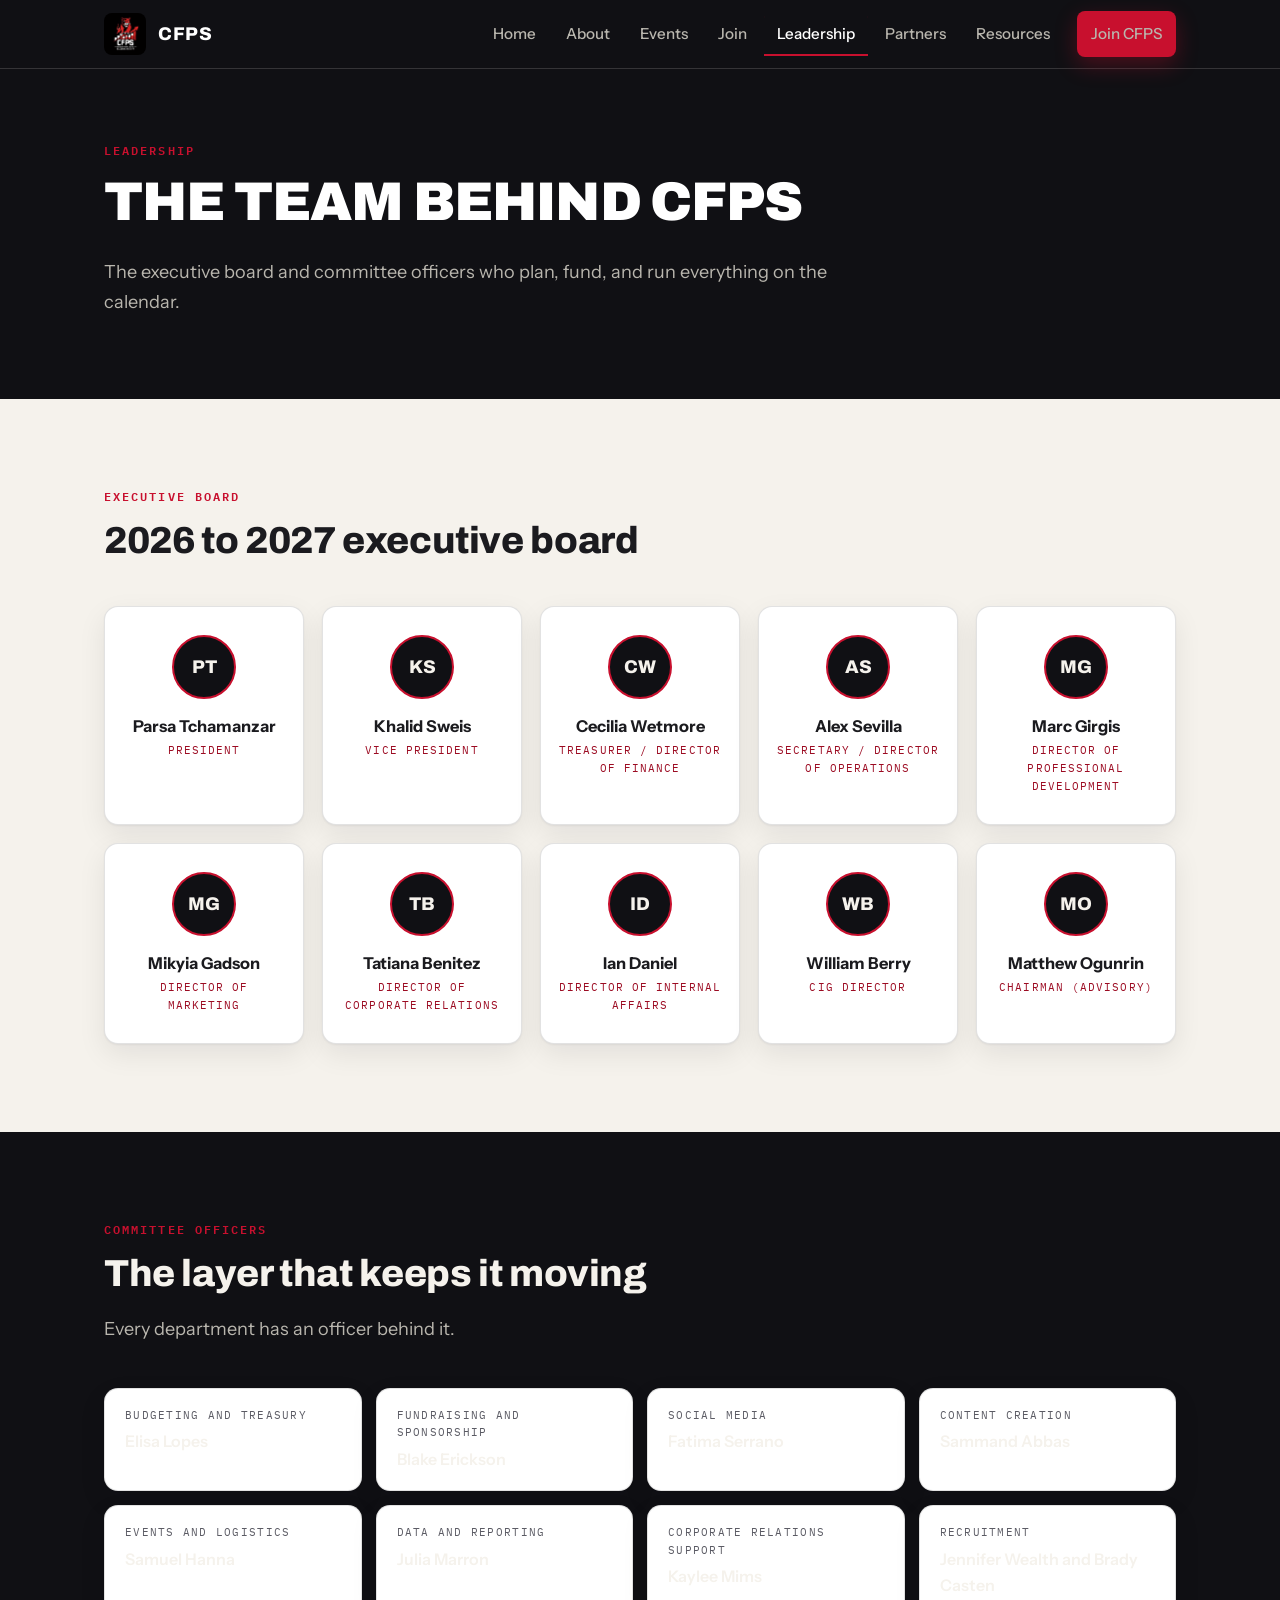
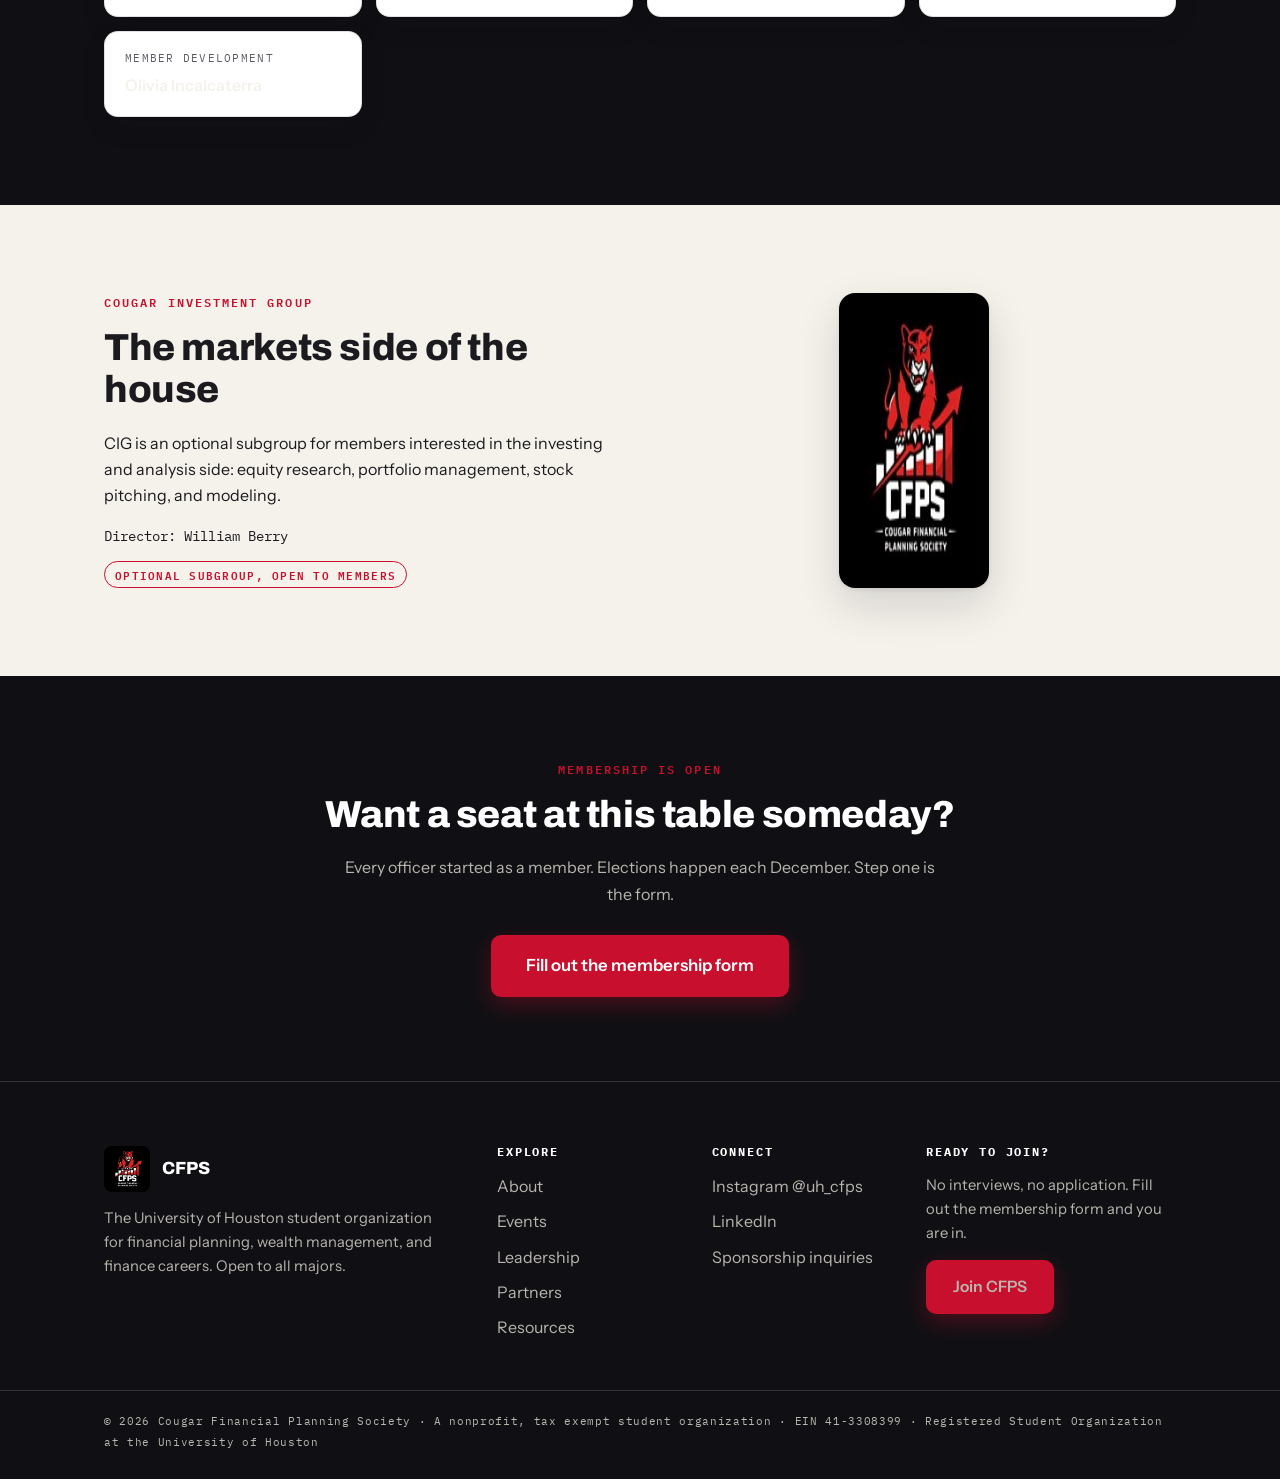
<file: leadership.html>
<!DOCTYPE html>
<html lang="en">
<head>
<meta charset="UTF-8">
<meta name="viewport" content="width=device-width, initial-scale=1.0">
<title>Leadership | CFPS Executive Board and Committees</title>
<meta name="description" content="Meet the CFPS executive board, committee officers, and the Cougar Investment Group at the University of Houston.">
<link rel="icon" href="assets/favicon.ico" sizes="any">
<link rel="icon" type="image/png" sizes="32x32" href="assets/favicon-32.png">
<link rel="icon" type="image/png" sizes="192x192" href="assets/favicon-192.png">
<link rel="apple-touch-icon" href="assets/apple-touch-icon.png">
<link rel="preconnect" href="https://fonts.googleapis.com">
<link rel="preconnect" href="https://fonts.gstatic.com" crossorigin>
<link href="https://fonts.googleapis.com/css2?family=Archivo:wght@700;800;900&family=IBM+Plex+Mono:wght@400;500;600&family=Instrument+Sans:wght@400;500;600;700&display=swap" rel="stylesheet">
<link rel="stylesheet" href="css/styles.css">
</head>
<body>
<a class="skip-link" href="#main">Skip to content</a>

<header class="nav">
  <div class="nav-inner">
    <a class="nav-brand" href="index.html"><img src="assets/cfps-logo.jpg" alt="Cougar Financial Planning Society logo"><span>CFPS</span></a>
    <button class="nav-toggle" aria-label="Menu" aria-expanded="false"><span></span><span></span><span></span></button>
    <ul class="nav-links">
      <li><a href="index.html">Home</a></li>
      <li><a href="about.html">About</a></li>
      <li><a href="events.html">Events</a></li>
      <li><a href="join.html">Join</a></li>
      <li><a href="leadership.html">Leadership</a></li>
      <li><a href="partners.html">Partners</a></li>
      <li><a href="resources.html">Resources</a></li>
      <li><a class="btn btn-red nav-join" href="https://docs.google.com/forms/d/1wTB0ihMj-Kgzq1SpuLEP19JdL2h6Zmb3PuTtYgaOBTk/viewform" target="_blank" rel="noopener">Join CFPS</a></li>
    </ul>
  </div>
</header>

<main id="main">

  <section class="page-hero">
    <div class="container">
      <span class="eyebrow">Leadership</span>
      <h1 class="display">The team behind CFPS</h1>
      <p class="lede">The executive board and committee officers who plan, fund, and run everything on the calendar.</p>
    </div>
  </section>

  <section class="section">
    <div class="container">
      <div class="section-head">
        <span class="eyebrow">Executive board</span>
        <h2 class="h2">2026 to 2027 executive board</h2>
      </div>
      <!-- TO UPDATE OFFICERS: copy one whole leader-card div below, paste it,
           then change the initials inside the monogram, the name, and the role. -->
      <div class="leader-grid">
        <div class="card leader-card"><div class="monogram">PT</div><div class="name">Parsa Tchamanzar</div><div class="role">President</div></div>
        <div class="card leader-card"><div class="monogram">KS</div><div class="name">Khalid Sweis</div><div class="role">Vice President</div></div>
        <div class="card leader-card"><div class="monogram">CW</div><div class="name">Cecilia Wetmore</div><div class="role">Treasurer / Director of Finance</div></div>
        <div class="card leader-card"><div class="monogram">AS</div><div class="name">Alex Sevilla</div><div class="role">Secretary / Director of Operations</div></div>
        <div class="card leader-card"><div class="monogram">MG</div><div class="name">Marc Girgis</div><div class="role">Director of Professional Development</div></div>
        <div class="card leader-card"><div class="monogram">MG</div><div class="name">Mikyia Gadson</div><div class="role">Director of Marketing</div></div>
        <div class="card leader-card"><div class="monogram">TB</div><div class="name">Tatiana Benitez</div><div class="role">Director of Corporate Relations</div></div>
        <div class="card leader-card"><div class="monogram">ID</div><div class="name">Ian Daniel</div><div class="role">Director of Internal Affairs</div></div>
        <div class="card leader-card"><div class="monogram">WB</div><div class="name">William Berry</div><div class="role">CIG Director</div></div>
        <div class="card leader-card"><div class="monogram">MO</div><div class="name">Matthew Ogunrin</div><div class="role">Chairman (Advisory)</div></div>
      </div>
    </div>
  </section>

  <section class="section section-dark">
    <div class="container">
      <div class="section-head">
        <span class="eyebrow">Committee officers</span>
        <h2 class="h2">The layer that keeps it moving</h2>
        <p class="lede">Every department has an officer behind it.</p>
      </div>
      <div class="committee-grid">
        <div class="card committee-card"><span class="role">Budgeting and Treasury</span><span class="name">Elisa Lopes</span></div>
        <div class="card committee-card"><span class="role">Fundraising and Sponsorship</span><span class="name">Blake Erickson</span></div>
        <div class="card committee-card"><span class="role">Social Media</span><span class="name">Fatima Serrano</span></div>
        <div class="card committee-card"><span class="role">Content Creation</span><span class="name">Sammand Abbas</span></div>
        <div class="card committee-card"><span class="role">Events and Logistics</span><span class="name">Samuel Hanna</span></div>
        <div class="card committee-card"><span class="role">Data and Reporting</span><span class="name">Julia Marron</span></div>
        <div class="card committee-card"><span class="role">Corporate Relations Support</span><span class="name">Kaylee Mims</span></div>
        <div class="card committee-card"><span class="role">Recruitment</span><span class="name">Jennifer Wealth and Brady Casten</span></div>
        <div class="card committee-card"><span class="role">Member Development</span><span class="name">Olivia Incalcaterra</span></div>
      </div>
    </div>
  </section>

  <section class="section">
    <div class="container">
      <div class="grid grid-2">
        <div>
          <span class="eyebrow">Cougar Investment Group</span>
          <h2 class="h2">The markets side of the house</h2>
          <p>CIG is an optional subgroup for members interested in the investing and analysis side: equity research, portfolio management, stock pitching, and modeling.</p>
          <p class="mono" style="font-size:0.85rem;">Director: William Berry</p>
          <span class="chip chip-red">Optional subgroup, open to members</span>
        </div>
        <div class="logo-block"><img src="assets/cfps-logo.jpg" alt="Cougar Financial Planning Society logo"></div>
      </div>
    </div>
  </section>

  <section class="cta-band">
    <div class="container">
      <span class="eyebrow">Membership is open</span>
      <h2 class="h2">Want a seat at this table someday?</h2>
      <p>Every officer started as a member. Elections happen each December. Step one is the form.</p>
      <a class="btn btn-red btn-lg" href="https://docs.google.com/forms/d/1wTB0ihMj-Kgzq1SpuLEP19JdL2h6Zmb3PuTtYgaOBTk/viewform" target="_blank" rel="noopener">Fill out the membership form</a>
    </div>
  </section>

</main>

<footer class="footer">
  <div class="footer-grid">
    <div>
      <div class="footer-brand"><img src="assets/cfps-logo.jpg" alt="Cougar Financial Planning Society logo"><span>CFPS</span></div>
      <p class="blurb">The University of Houston student organization for financial planning, wealth management, and finance careers. Open to all majors.</p>
    </div>
    <div>
      <h4>Explore</h4>
      <ul>
        <li><a href="about.html">About</a></li>
        <li><a href="events.html">Events</a></li>
        <li><a href="leadership.html">Leadership</a></li>
        <li><a href="partners.html">Partners</a></li>
        <li><a href="resources.html">Resources</a></li>
      </ul>
    </div>
    <div>
      <h4>Connect</h4>
      <ul>
        <li><a href="https://www.instagram.com/uh_cfps" target="_blank" rel="noopener">Instagram @uh_cfps</a></li>
        <li><a href="https://www.linkedin.com/company/cougarfinancialplanningsociety" target="_blank" rel="noopener">LinkedIn</a></li>
        <li><a href="mailto:tcbenite@gmail.com">Sponsorship inquiries</a></li>
      </ul>
    </div>
    <div>
      <h4>Ready to join?</h4>
      <p class="blurb">No interviews, no application. Fill out the membership form and you are in.</p>
      <a class="btn btn-red" href="https://docs.google.com/forms/d/1wTB0ihMj-Kgzq1SpuLEP19JdL2h6Zmb3PuTtYgaOBTk/viewform" target="_blank" rel="noopener">Join CFPS</a>
    </div>
  </div>
  <div class="footer-bottom">
    <div class="container">&copy; <span id="year"></span> Cougar Financial Planning Society · A nonprofit, tax exempt student organization · EIN 41-3308399 · Registered Student Organization at the University of Houston</div>
  </div>
</footer>

<script src="js/main.js"></script>
</body>
</html>
</file>
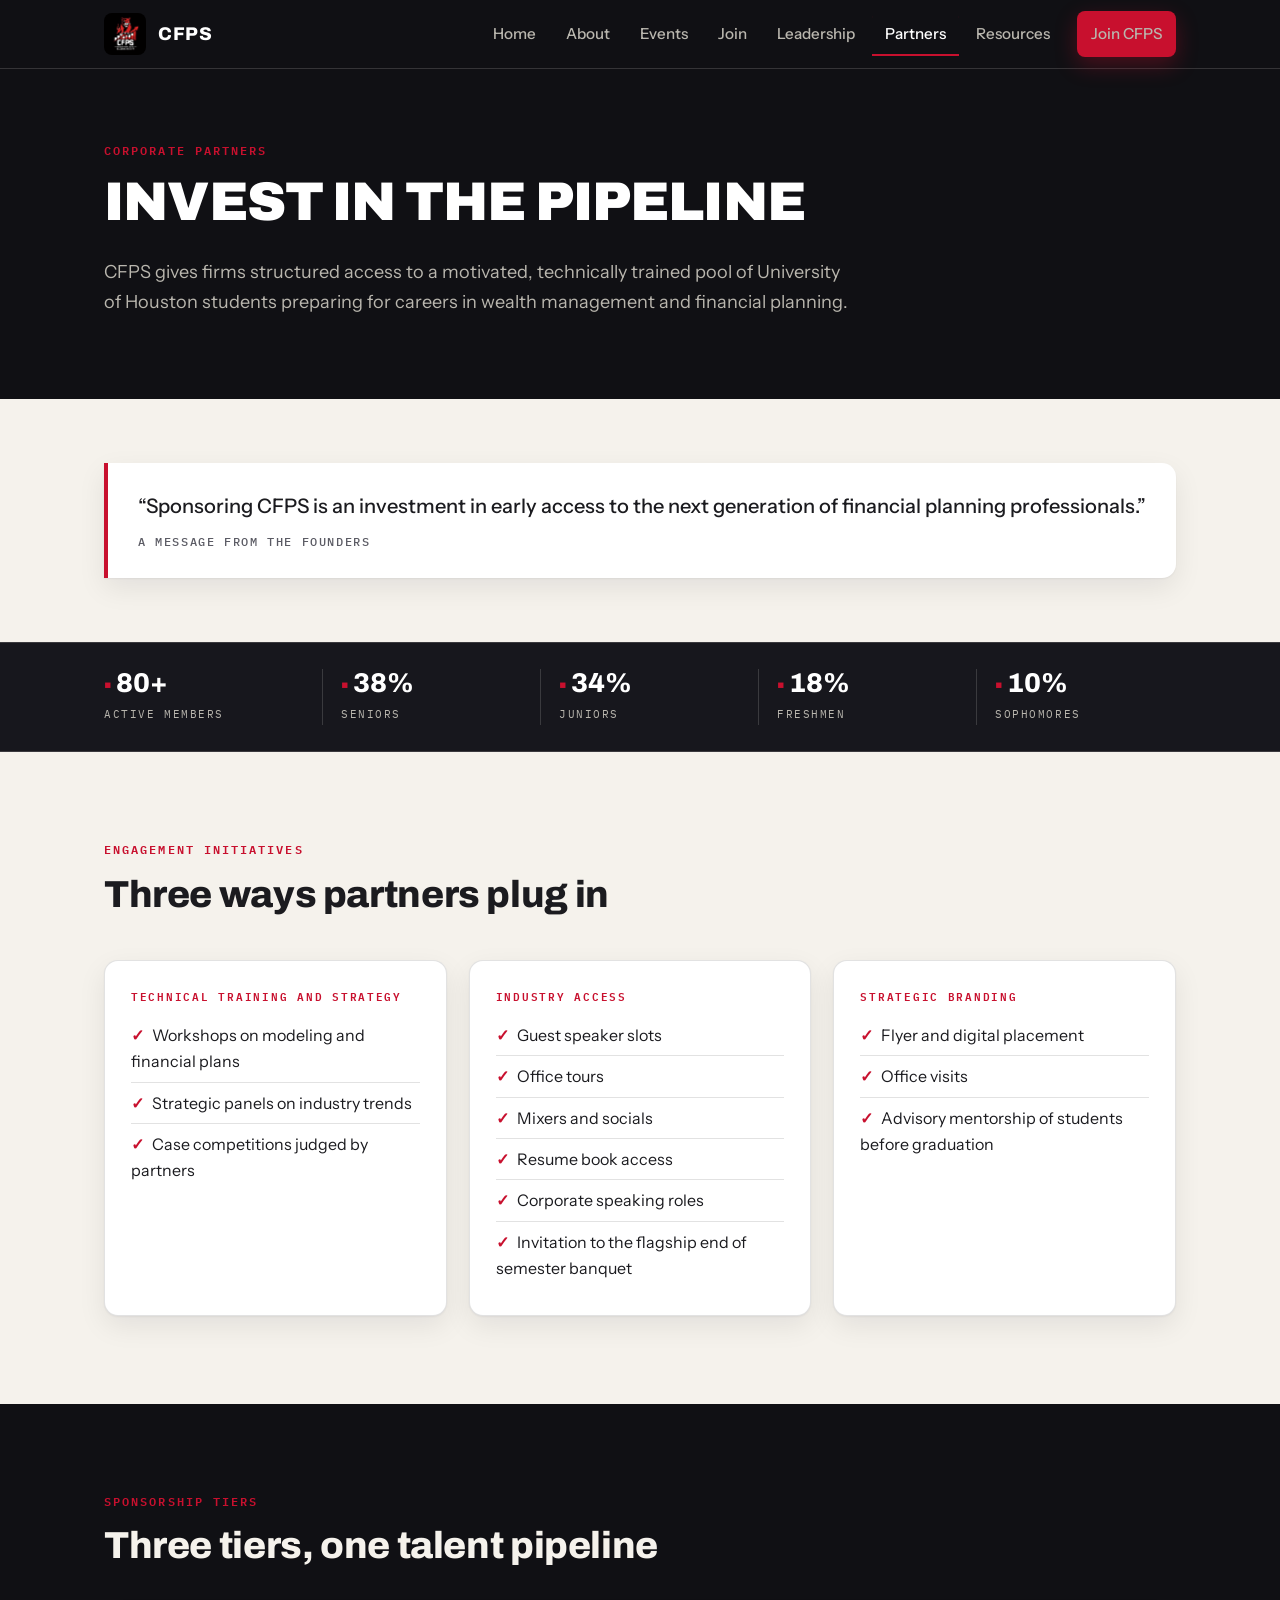
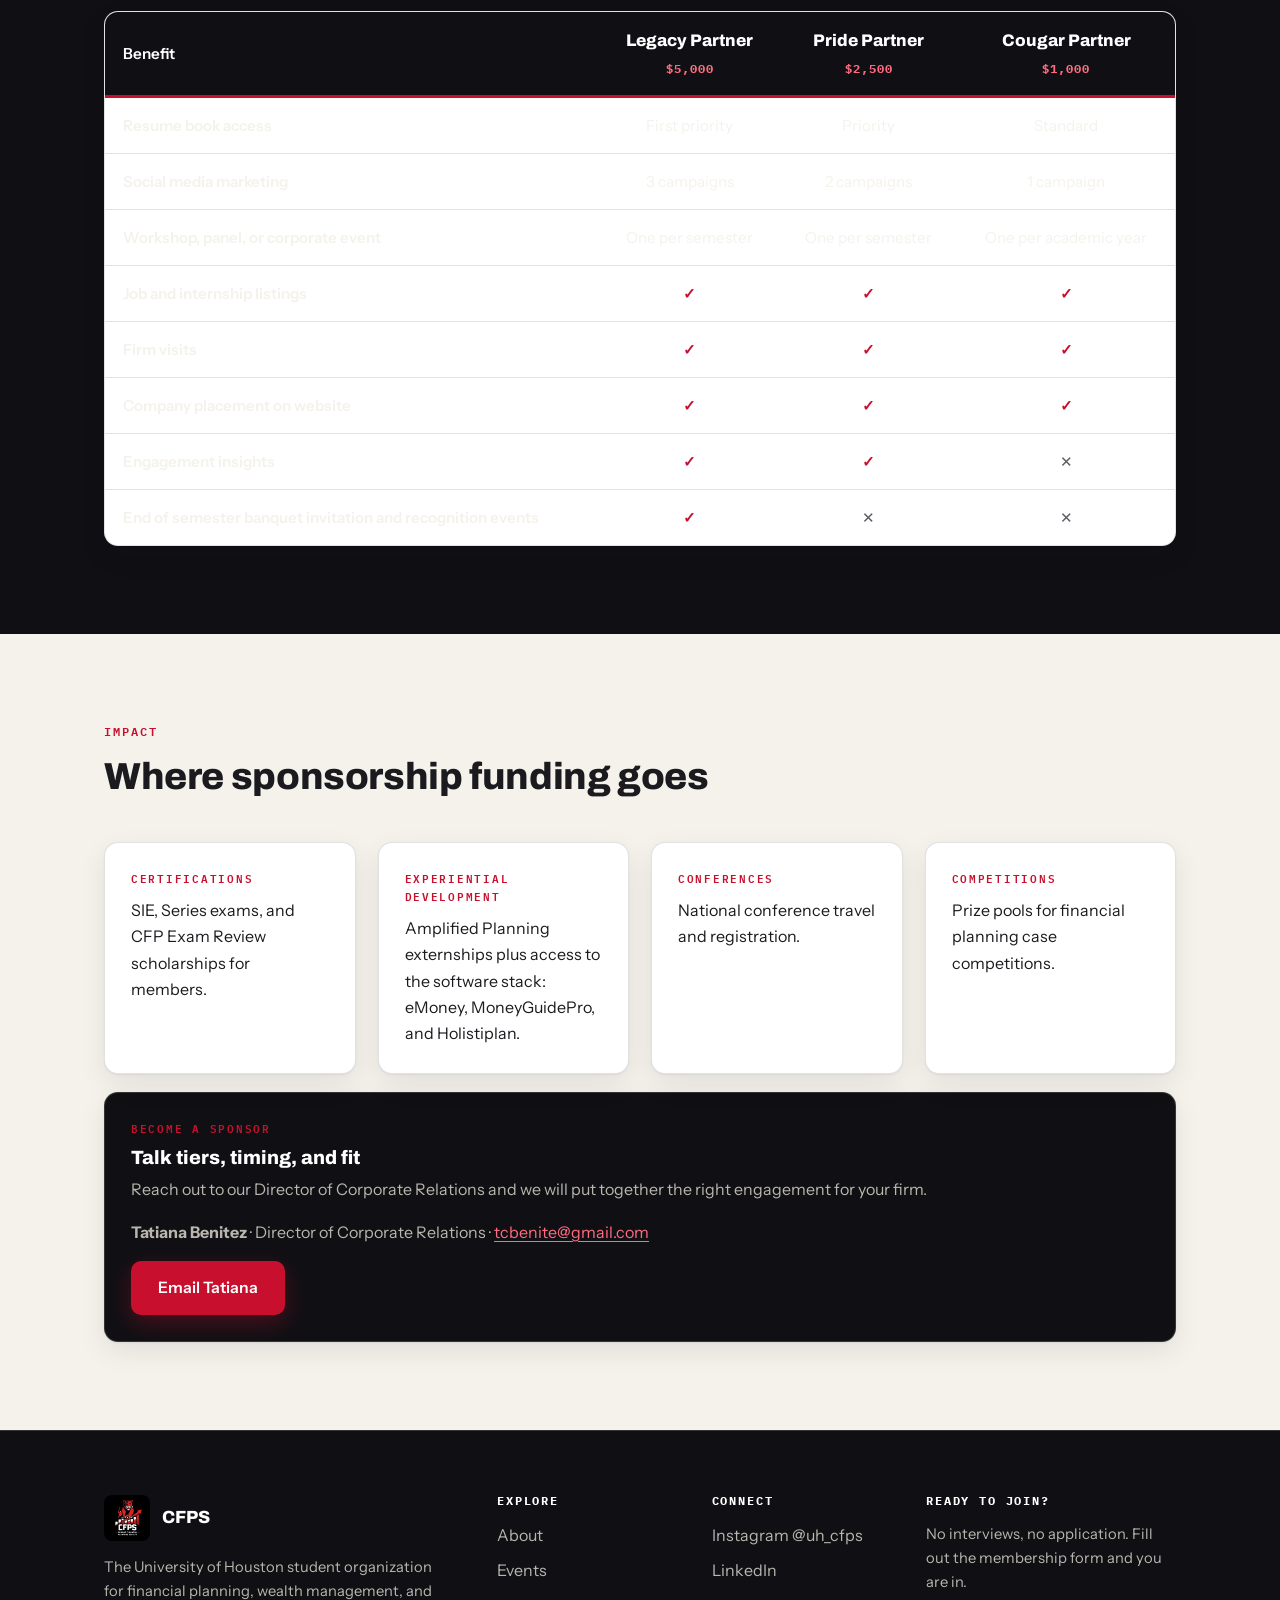
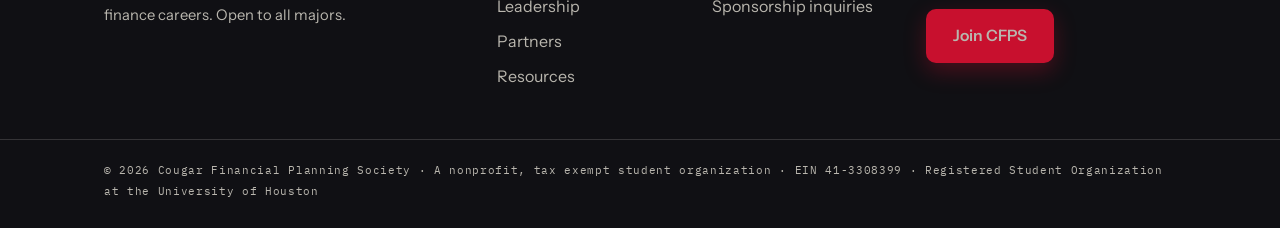
<file: partners.html>
<!DOCTYPE html>
<html lang="en">
<head>
<meta charset="UTF-8">
<meta name="viewport" content="width=device-width, initial-scale=1.0">
<title>Corporate Partners and Sponsorship | CFPS</title>
<meta name="description" content="Partner with the Cougar Financial Planning Society. Three sponsorship tiers, engagement initiatives, and early access to University of Houston financial planning talent.">
<link rel="icon" href="assets/favicon.ico" sizes="any">
<link rel="icon" type="image/png" sizes="32x32" href="assets/favicon-32.png">
<link rel="icon" type="image/png" sizes="192x192" href="assets/favicon-192.png">
<link rel="apple-touch-icon" href="assets/apple-touch-icon.png">
<link rel="preconnect" href="https://fonts.googleapis.com">
<link rel="preconnect" href="https://fonts.gstatic.com" crossorigin>
<link href="https://fonts.googleapis.com/css2?family=Archivo:wght@700;800;900&family=IBM+Plex+Mono:wght@400;500;600&family=Instrument+Sans:wght@400;500;600;700&display=swap" rel="stylesheet">
<link rel="stylesheet" href="css/styles.css">
</head>
<body>
<a class="skip-link" href="#main">Skip to content</a>

<header class="nav">
  <div class="nav-inner">
    <a class="nav-brand" href="index.html"><img src="assets/cfps-logo.jpg" alt="Cougar Financial Planning Society logo"><span>CFPS</span></a>
    <button class="nav-toggle" aria-label="Menu" aria-expanded="false"><span></span><span></span><span></span></button>
    <ul class="nav-links">
      <li><a href="index.html">Home</a></li>
      <li><a href="about.html">About</a></li>
      <li><a href="events.html">Events</a></li>
      <li><a href="join.html">Join</a></li>
      <li><a href="leadership.html">Leadership</a></li>
      <li><a href="partners.html">Partners</a></li>
      <li><a href="resources.html">Resources</a></li>
      <li><a class="btn btn-red nav-join" href="https://docs.google.com/forms/d/1wTB0ihMj-Kgzq1SpuLEP19JdL2h6Zmb3PuTtYgaOBTk/viewform" target="_blank" rel="noopener">Join CFPS</a></li>
    </ul>
  </div>
</header>

<main id="main">

  <section class="page-hero">
    <div class="container">
      <span class="eyebrow">Corporate partners</span>
      <h1 class="display">Invest in the pipeline</h1>
      <p class="lede">CFPS gives firms structured access to a motivated, technically trained pool of University of Houston students preparing for careers in wealth management and financial planning.</p>
    </div>
  </section>

  <section class="section-tight">
    <div class="container">
      <blockquote class="founder-quote">&ldquo;Sponsoring CFPS is an investment in early access to the next generation of financial planning professionals.&rdquo;
        <footer>A message from the founders</footer>
      </blockquote>
    </div>
  </section>

  <div class="ticker" aria-label="Membership stats">
    <div class="ticker-inner">
      <div class="tick"><b>80+</b><span>Active members</span></div>
      <div class="tick"><b>38%</b><span>Seniors</span></div>
      <div class="tick"><b>34%</b><span>Juniors</span></div>
      <div class="tick"><b>18%</b><span>Freshmen</span></div>
      <div class="tick"><b>10%</b><span>Sophomores</span></div>
    </div>
  </div>

  <section class="section">
    <div class="container">
      <div class="section-head">
        <span class="eyebrow">Engagement initiatives</span>
        <h2 class="h2">Three ways partners plug in</h2>
      </div>
      <div class="grid grid-3">
        <div class="card">
          <div class="card-kicker">Technical training and strategy</div>
          <ul class="list-plain">
            <li><span class="tickmark">✓</span>Workshops on modeling and financial plans</li>
            <li><span class="tickmark">✓</span>Strategic panels on industry trends</li>
            <li><span class="tickmark">✓</span>Case competitions judged by partners</li>
          </ul>
        </div>
        <div class="card">
          <div class="card-kicker">Industry access</div>
          <ul class="list-plain">
            <li><span class="tickmark">✓</span>Guest speaker slots</li>
            <li><span class="tickmark">✓</span>Office tours</li>
            <li><span class="tickmark">✓</span>Mixers and socials</li>
            <li><span class="tickmark">✓</span>Resume book access</li>
            <li><span class="tickmark">✓</span>Corporate speaking roles</li>
            <li><span class="tickmark">✓</span>Invitation to the flagship end of semester banquet</li>
          </ul>
        </div>
        <div class="card">
          <div class="card-kicker">Strategic branding</div>
          <ul class="list-plain">
            <li><span class="tickmark">✓</span>Flyer and digital placement</li>
            <li><span class="tickmark">✓</span>Office visits</li>
            <li><span class="tickmark">✓</span>Advisory mentorship of students before graduation</li>
          </ul>
        </div>
      </div>
    </div>
  </section>

  <section class="section section-dark">
    <div class="container">
      <div class="section-head">
        <span class="eyebrow">Sponsorship tiers</span>
        <h2 class="h2">Three tiers, one talent pipeline</h2>
      </div>

      <!-- Desktop comparison table -->
      <div class="tier-table-wrap">
        <table class="tier-table">
          <thead>
            <tr>
              <th scope="col">Benefit</th>
              <th scope="col"><span class="tier-name">Legacy Partner</span><span class="tier-price">$5,000</span></th>
              <th scope="col"><span class="tier-name">Pride Partner</span><span class="tier-price">$2,500</span></th>
              <th scope="col"><span class="tier-name">Cougar Partner</span><span class="tier-price">$1,000</span></th>
            </tr>
          </thead>
          <tbody>
            <tr><td>Resume book access</td><td>First priority</td><td>Priority</td><td>Standard</td></tr>
            <tr><td>Social media marketing</td><td>3 campaigns</td><td>2 campaigns</td><td>1 campaign</td></tr>
            <tr><td>Workshop, panel, or corporate event</td><td>One per semester</td><td>One per semester</td><td>One per academic year</td></tr>
            <tr><td>Job and internship listings</td><td class="yes">✓</td><td class="yes">✓</td><td class="yes">✓</td></tr>
            <tr><td>Firm visits</td><td class="yes">✓</td><td class="yes">✓</td><td class="yes">✓</td></tr>
            <tr><td>Company placement on website</td><td class="yes">✓</td><td class="yes">✓</td><td class="yes">✓</td></tr>
            <tr><td>Engagement insights</td><td class="yes">✓</td><td class="yes">✓</td><td class="no">✕</td></tr>
            <tr><td>End of semester banquet invitation and recognition events</td><td class="yes">✓</td><td class="no">✕</td><td class="no">✕</td></tr>
          </tbody>
        </table>
      </div>

      <!-- Mobile tier cards (shown under 860px) -->
      <div class="tier-cards">
        <div class="card tier-card">
          <div class="tier-name">Legacy Partner</div>
          <div class="tier-price">$5,000</div>
          <ul>
            <li><b>Resume book access:</b> <span>First priority</span></li>
            <li><b>Social media marketing:</b> <span>3 campaigns</span></li>
            <li><b>Workshop, panel, or corporate event:</b> <span>One per semester</span></li>
            <li><b>Job and internship listings:</b> <span>Yes</span></li>
            <li><b>Firm visits:</b> <span>Yes</span></li>
            <li><b>Company placement on website:</b> <span>Yes</span></li>
            <li><b>Engagement insights:</b> <span>Yes</span></li>
            <li><b>End of semester banquet invitation and recognition events:</b> <span>Yes</span></li>
          </ul>
        </div>
        <div class="card tier-card">
          <div class="tier-name">Pride Partner</div>
          <div class="tier-price">$2,500</div>
          <ul>
            <li><b>Resume book access:</b> <span>Priority</span></li>
            <li><b>Social media marketing:</b> <span>2 campaigns</span></li>
            <li><b>Workshop, panel, or corporate event:</b> <span>One per semester</span></li>
            <li><b>Job and internship listings:</b> <span>Yes</span></li>
            <li><b>Firm visits:</b> <span>Yes</span></li>
            <li><b>Company placement on website:</b> <span>Yes</span></li>
            <li><b>Engagement insights:</b> <span>Yes</span></li>
            <li><b>End of semester banquet invitation and recognition events:</b> <span>No</span></li>
          </ul>
        </div>
        <div class="card tier-card">
          <div class="tier-name">Cougar Partner</div>
          <div class="tier-price">$1,000</div>
          <ul>
            <li><b>Resume book access:</b> <span>Standard</span></li>
            <li><b>Social media marketing:</b> <span>1 campaign</span></li>
            <li><b>Workshop, panel, or corporate event:</b> <span>One per academic year</span></li>
            <li><b>Job and internship listings:</b> <span>Yes</span></li>
            <li><b>Firm visits:</b> <span>Yes</span></li>
            <li><b>Company placement on website:</b> <span>Yes</span></li>
            <li><b>Engagement insights:</b> <span>No</span></li>
            <li><b>End of semester banquet invitation and recognition events:</b> <span>No</span></li>
          </ul>
        </div>
      </div>
    </div>
  </section>

  <section class="section">
    <div class="container">
      <div class="section-head">
        <span class="eyebrow">Impact</span>
        <h2 class="h2">Where sponsorship funding goes</h2>
      </div>
      <div class="grid grid-4">
        <div class="card">
          <div class="card-kicker">Certifications</div>
          <p>SIE, Series exams, and CFP Exam Review scholarships for members.</p>
        </div>
        <div class="card">
          <div class="card-kicker">Experiential development</div>
          <p>Amplified Planning externships plus access to the software stack: eMoney, MoneyGuidePro, and Holistiplan.</p>
        </div>
        <div class="card">
          <div class="card-kicker">Conferences</div>
          <p>National conference travel and registration.</p>
        </div>
        <div class="card">
          <div class="card-kicker">Competitions</div>
          <p>Prize pools for financial planning case competitions.</p>
        </div>
      </div>
      <div class="spacer-sm"></div>
      <div class="card card-dark">
        <div class="card-kicker">Become a sponsor</div>
        <h3 class="h3">Talk tiers, timing, and fit</h3>
        <p>Reach out to our Director of Corporate Relations and we will put together the right engagement for your firm.</p>
        <p><strong>Tatiana Benitez</strong> · Director of Corporate Relations · <a href="mailto:tcbenite@gmail.com" style="color:#ff6b81;">tcbenite@gmail.com</a></p>
        <a class="btn btn-red" href="mailto:tcbenite@gmail.com">Email Tatiana</a>
      </div>
    </div>
  </section>

</main>

<footer class="footer">
  <div class="footer-grid">
    <div>
      <div class="footer-brand"><img src="assets/cfps-logo.jpg" alt="Cougar Financial Planning Society logo"><span>CFPS</span></div>
      <p class="blurb">The University of Houston student organization for financial planning, wealth management, and finance careers. Open to all majors.</p>
    </div>
    <div>
      <h4>Explore</h4>
      <ul>
        <li><a href="about.html">About</a></li>
        <li><a href="events.html">Events</a></li>
        <li><a href="leadership.html">Leadership</a></li>
        <li><a href="partners.html">Partners</a></li>
        <li><a href="resources.html">Resources</a></li>
      </ul>
    </div>
    <div>
      <h4>Connect</h4>
      <ul>
        <li><a href="https://www.instagram.com/uh_cfps" target="_blank" rel="noopener">Instagram @uh_cfps</a></li>
        <li><a href="https://www.linkedin.com/company/cougarfinancialplanningsociety" target="_blank" rel="noopener">LinkedIn</a></li>
        <li><a href="mailto:tcbenite@gmail.com">Sponsorship inquiries</a></li>
      </ul>
    </div>
    <div>
      <h4>Ready to join?</h4>
      <p class="blurb">No interviews, no application. Fill out the membership form and you are in.</p>
      <a class="btn btn-red" href="https://docs.google.com/forms/d/1wTB0ihMj-Kgzq1SpuLEP19JdL2h6Zmb3PuTtYgaOBTk/viewform" target="_blank" rel="noopener">Join CFPS</a>
    </div>
  </div>
  <div class="footer-bottom">
    <div class="container">&copy; <span id="year"></span> Cougar Financial Planning Society · A nonprofit, tax exempt student organization · EIN 41-3308399 · Registered Student Organization at the University of Houston</div>
  </div>
</footer>

<script src="js/main.js"></script>
</body>
</html>
</file>
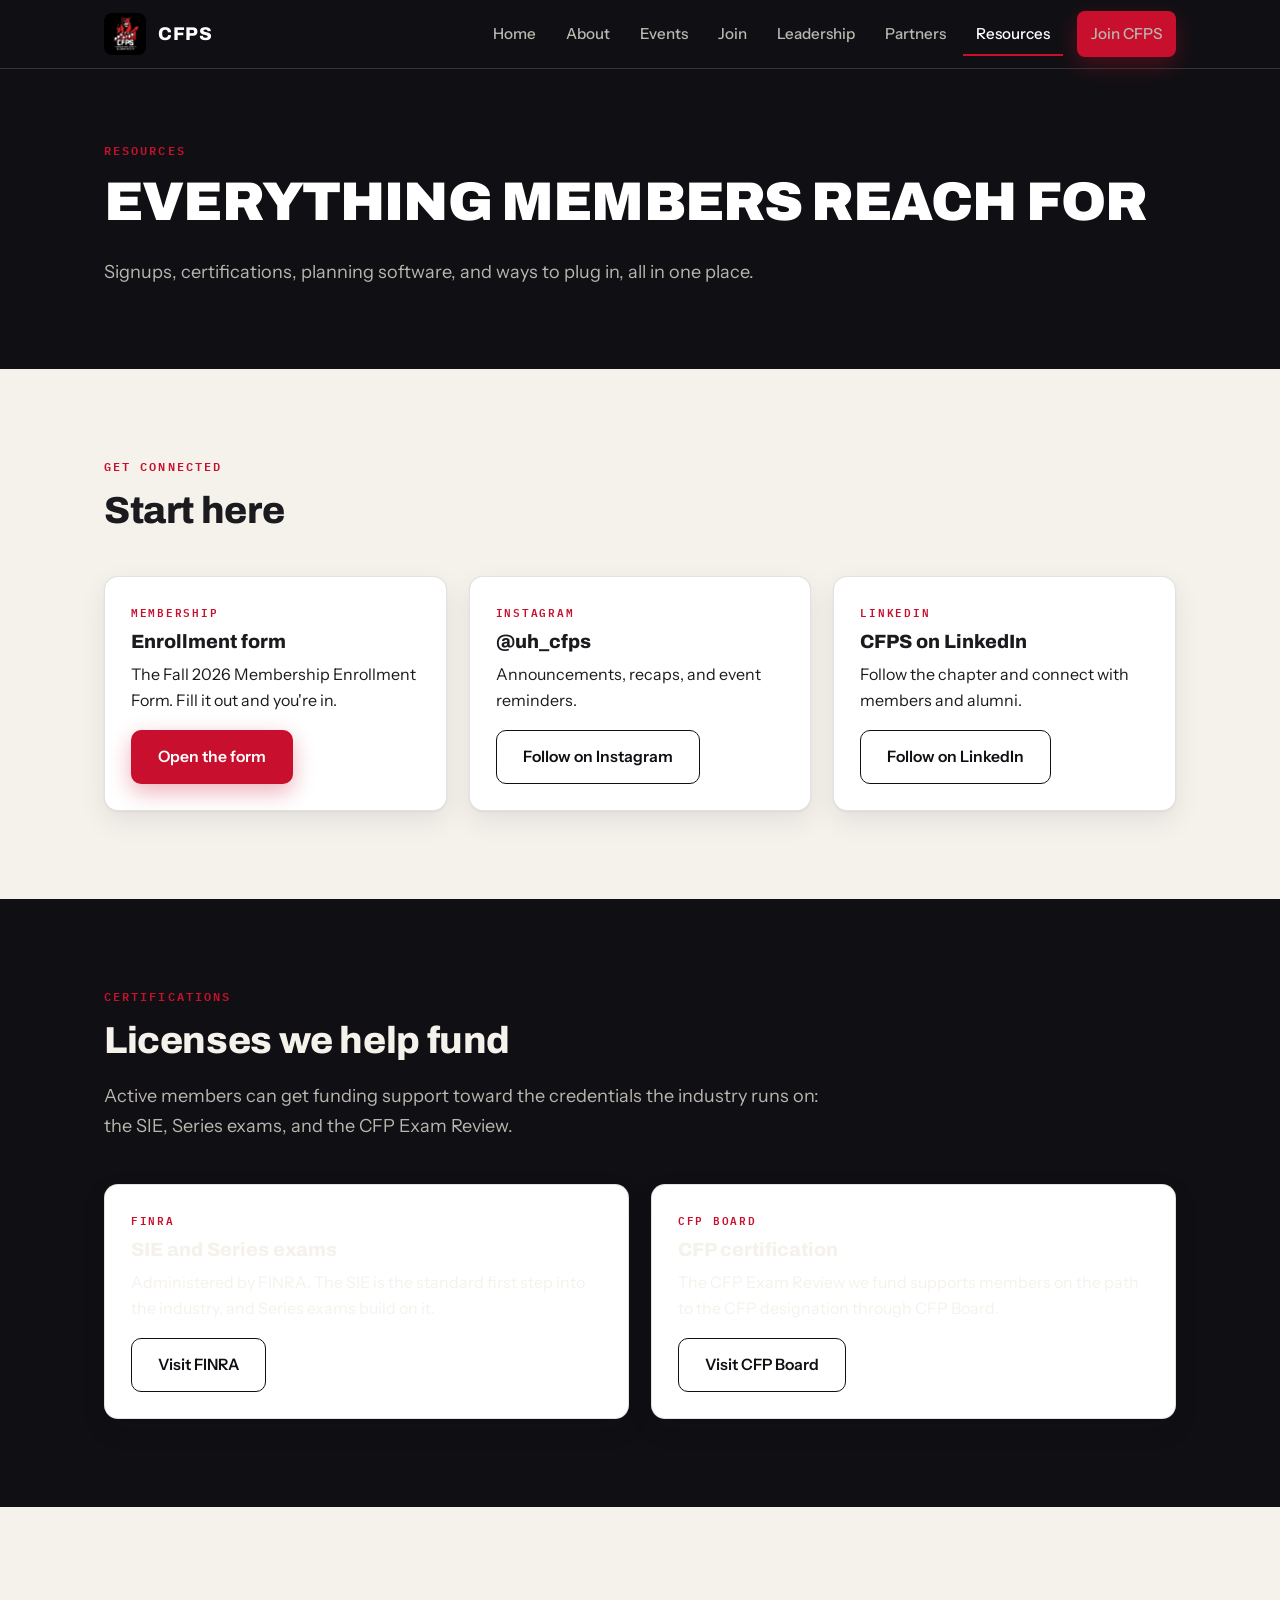
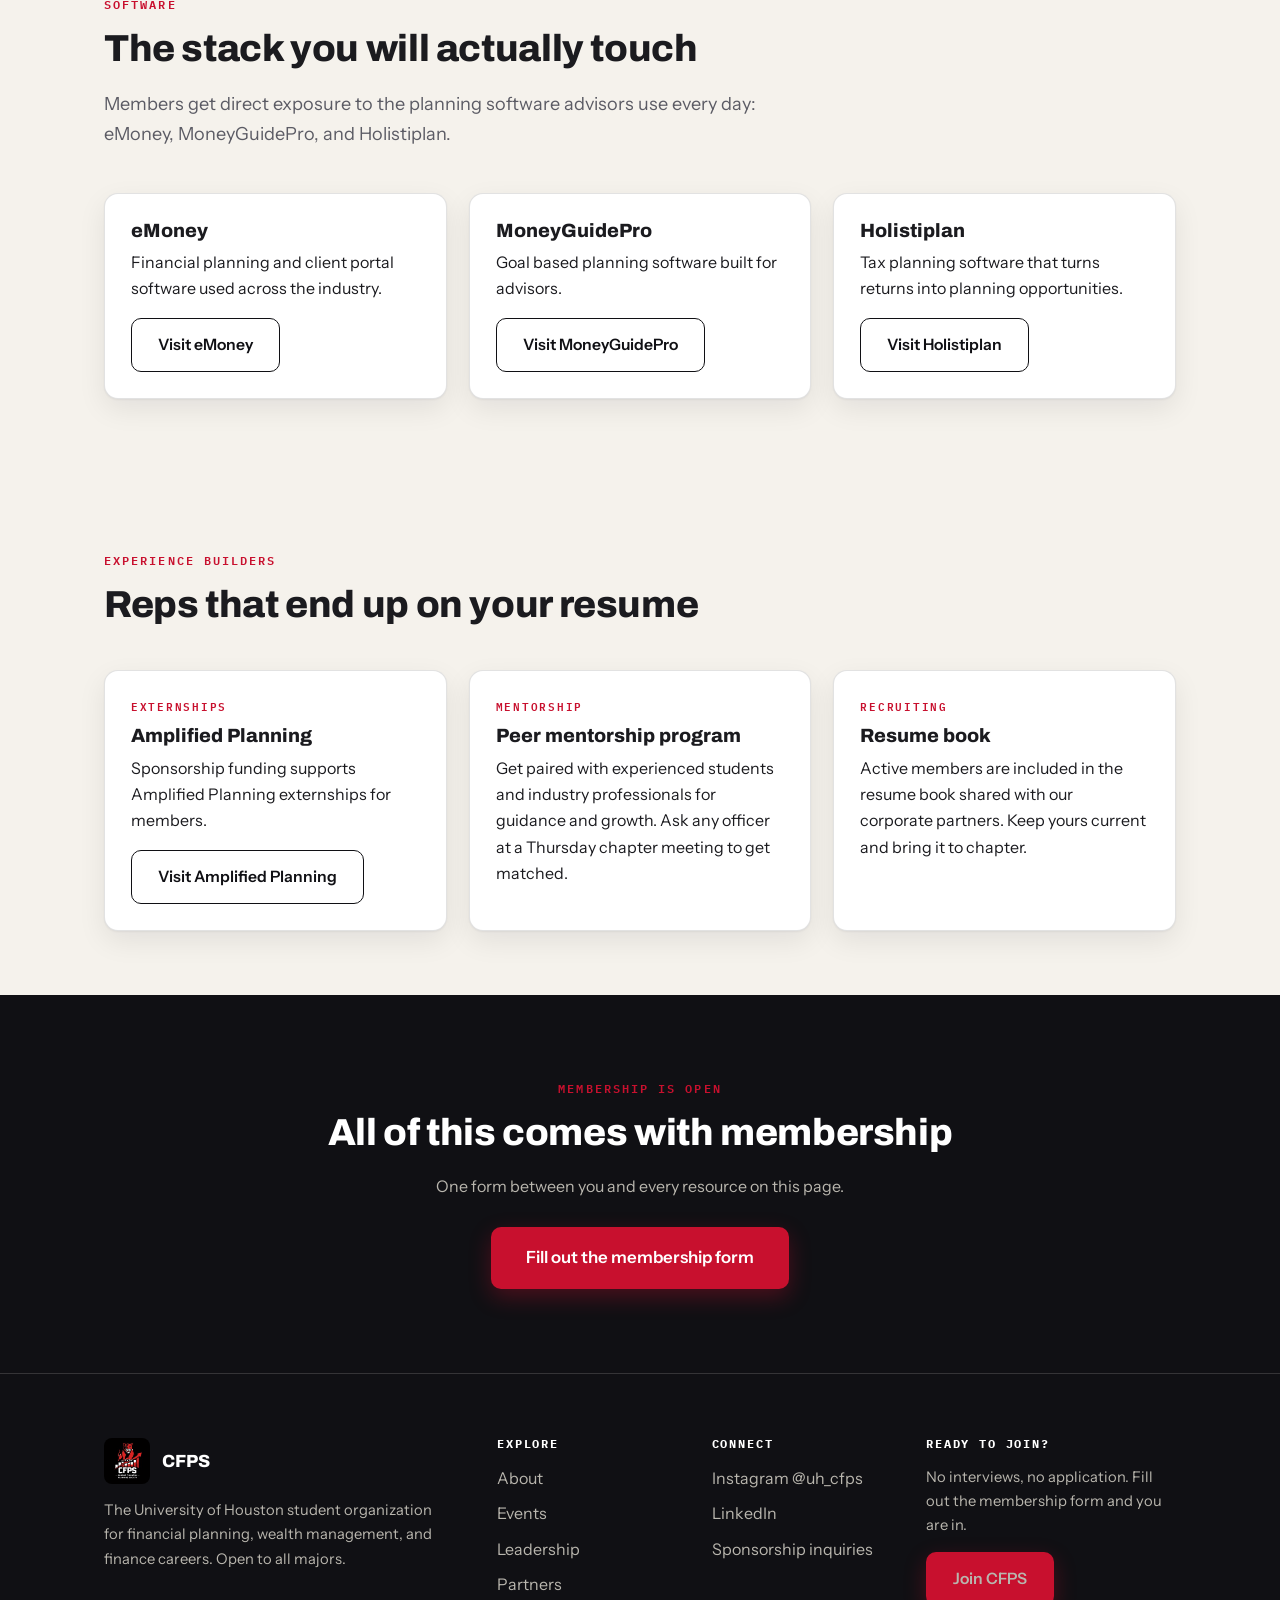
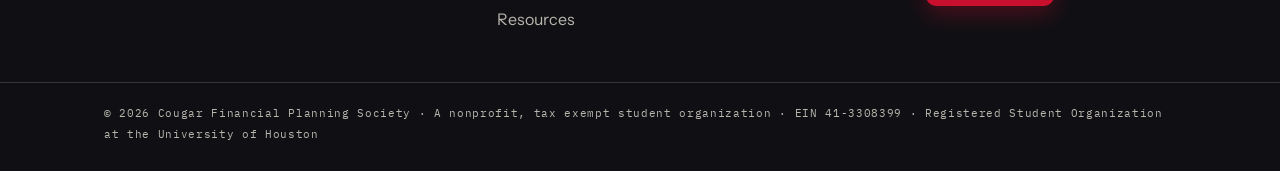
<file: resources.html>
<!DOCTYPE html>
<html lang="en">
<head>
<meta charset="UTF-8">
<meta name="viewport" content="width=device-width, initial-scale=1.0">
<title>Member Resources | CFPS</title>
<meta name="description" content="CFPS member resources: enrollment form, socials, certification links for the SIE and CFP, the planning software stack, externships, mentorship, and the resume book.">
<link rel="icon" href="assets/favicon.ico" sizes="any">
<link rel="icon" type="image/png" sizes="32x32" href="assets/favicon-32.png">
<link rel="icon" type="image/png" sizes="192x192" href="assets/favicon-192.png">
<link rel="apple-touch-icon" href="assets/apple-touch-icon.png">
<link rel="preconnect" href="https://fonts.googleapis.com">
<link rel="preconnect" href="https://fonts.gstatic.com" crossorigin>
<link href="https://fonts.googleapis.com/css2?family=Archivo:wght@700;800;900&family=IBM+Plex+Mono:wght@400;500;600&family=Instrument+Sans:wght@400;500;600;700&display=swap" rel="stylesheet">
<link rel="stylesheet" href="css/styles.css">
</head>
<body>
<a class="skip-link" href="#main">Skip to content</a>

<header class="nav">
  <div class="nav-inner">
    <a class="nav-brand" href="index.html"><img src="assets/cfps-logo.jpg" alt="Cougar Financial Planning Society logo"><span>CFPS</span></a>
    <button class="nav-toggle" aria-label="Menu" aria-expanded="false"><span></span><span></span><span></span></button>
    <ul class="nav-links">
      <li><a href="index.html">Home</a></li>
      <li><a href="about.html">About</a></li>
      <li><a href="events.html">Events</a></li>
      <li><a href="join.html">Join</a></li>
      <li><a href="leadership.html">Leadership</a></li>
      <li><a href="partners.html">Partners</a></li>
      <li><a href="resources.html">Resources</a></li>
      <li><a class="btn btn-red nav-join" href="https://docs.google.com/forms/d/1wTB0ihMj-Kgzq1SpuLEP19JdL2h6Zmb3PuTtYgaOBTk/viewform" target="_blank" rel="noopener">Join CFPS</a></li>
    </ul>
  </div>
</header>

<main id="main">

  <section class="page-hero">
    <div class="container">
      <span class="eyebrow">Resources</span>
      <h1 class="display">Everything members reach for</h1>
      <p class="lede">Signups, certifications, planning software, and ways to plug in, all in one place.</p>
    </div>
  </section>

  <section class="section">
    <div class="container">
      <div class="section-head">
        <span class="eyebrow">Get connected</span>
        <h2 class="h2">Start here</h2>
      </div>
      <div class="grid grid-3">
        <div class="card">
          <div class="card-kicker">Membership</div>
          <h3 class="h3">Enrollment form</h3>
          <p>The Fall 2026 Membership Enrollment Form. Fill it out and you're in.</p>
          <a class="btn btn-red" href="https://docs.google.com/forms/d/1wTB0ihMj-Kgzq1SpuLEP19JdL2h6Zmb3PuTtYgaOBTk/viewform" target="_blank" rel="noopener">Open the form</a>
        </div>
        <div class="card">
          <div class="card-kicker">Instagram</div>
          <h3 class="h3">@uh_cfps</h3>
          <p>Announcements, recaps, and event reminders.</p>
          <a class="btn btn-outline" href="https://www.instagram.com/uh_cfps" target="_blank" rel="noopener">Follow on Instagram</a>
        </div>
        <div class="card">
          <div class="card-kicker">LinkedIn</div>
          <h3 class="h3">CFPS on LinkedIn</h3>
          <p>Follow the chapter and connect with members and alumni.</p>
          <a class="btn btn-outline" href="https://www.linkedin.com/company/cougarfinancialplanningsociety" target="_blank" rel="noopener">Follow on LinkedIn</a>
        </div>
      </div>
    </div>
  </section>

  <section class="section section-dark">
    <div class="container">
      <div class="section-head">
        <span class="eyebrow">Certifications</span>
        <h2 class="h2">Licenses we help fund</h2>
        <p class="lede">Active members can get funding support toward the credentials the industry runs on: the SIE, Series exams, and the CFP Exam Review.</p>
      </div>
      <div class="grid grid-2">
        <div class="card">
          <div class="card-kicker">FINRA</div>
          <h3 class="h3">SIE and Series exams</h3>
          <p>Administered by FINRA. The SIE is the standard first step into the industry, and Series exams build on it.</p>
          <a class="btn btn-outline" href="https://www.finra.org" target="_blank" rel="noopener">Visit FINRA</a>
        </div>
        <div class="card">
          <div class="card-kicker">CFP Board</div>
          <h3 class="h3">CFP certification</h3>
          <p>The CFP Exam Review we fund supports members on the path to the CFP designation through CFP Board.</p>
          <a class="btn btn-outline" href="https://www.cfp.net" target="_blank" rel="noopener">Visit CFP Board</a>
        </div>
      </div>
    </div>
  </section>

  <section class="section">
    <div class="container">
      <div class="section-head">
        <span class="eyebrow">Software</span>
        <h2 class="h2">The stack you will actually touch</h2>
        <p class="lede">Members get direct exposure to the planning software advisors use every day: eMoney, MoneyGuidePro, and Holistiplan.</p>
      </div>
      <div class="grid grid-3">
        <div class="card">
          <h3 class="h3">eMoney</h3>
          <p>Financial planning and client portal software used across the industry.</p>
          <a class="btn btn-outline" href="https://emoneyadvisor.com" target="_blank" rel="noopener">Visit eMoney</a>
        </div>
        <div class="card">
          <h3 class="h3">MoneyGuidePro</h3>
          <p>Goal based planning software built for advisors.</p>
          <a class="btn btn-outline" href="https://www.moneyguidepro.com" target="_blank" rel="noopener">Visit MoneyGuidePro</a>
        </div>
        <div class="card">
          <h3 class="h3">Holistiplan</h3>
          <p>Tax planning software that turns returns into planning opportunities.</p>
          <a class="btn btn-outline" href="https://www.holistiplan.com" target="_blank" rel="noopener">Visit Holistiplan</a>
        </div>
      </div>
    </div>
  </section>

  <section class="section section-tight">
    <div class="container">
      <div class="section-head">
        <span class="eyebrow">Experience builders</span>
        <h2 class="h2">Reps that end up on your resume</h2>
      </div>
      <div class="grid grid-3">
        <div class="card">
          <div class="card-kicker">Externships</div>
          <h3 class="h3">Amplified Planning</h3>
          <p>Sponsorship funding supports Amplified Planning externships for members.</p>
          <a class="btn btn-outline" href="https://amplifiedplanning.com" target="_blank" rel="noopener">Visit Amplified Planning</a>
        </div>
        <div class="card">
          <div class="card-kicker">Mentorship</div>
          <h3 class="h3">Peer mentorship program</h3>
          <p>Get paired with experienced students and industry professionals for guidance and growth. Ask any officer at a Thursday chapter meeting to get matched.</p>
        </div>
        <div class="card">
          <div class="card-kicker">Recruiting</div>
          <h3 class="h3">Resume book</h3>
          <p>Active members are included in the resume book shared with our corporate partners. Keep yours current and bring it to chapter.</p>
        </div>
      </div>
    </div>
  </section>

  <section class="cta-band">
    <div class="container">
      <span class="eyebrow">Membership is open</span>
      <h2 class="h2">All of this comes with membership</h2>
      <p>One form between you and every resource on this page.</p>
      <a class="btn btn-red btn-lg" href="https://docs.google.com/forms/d/1wTB0ihMj-Kgzq1SpuLEP19JdL2h6Zmb3PuTtYgaOBTk/viewform" target="_blank" rel="noopener">Fill out the membership form</a>
    </div>
  </section>

</main>

<footer class="footer">
  <div class="footer-grid">
    <div>
      <div class="footer-brand"><img src="assets/cfps-logo.jpg" alt="Cougar Financial Planning Society logo"><span>CFPS</span></div>
      <p class="blurb">The University of Houston student organization for financial planning, wealth management, and finance careers. Open to all majors.</p>
    </div>
    <div>
      <h4>Explore</h4>
      <ul>
        <li><a href="about.html">About</a></li>
        <li><a href="events.html">Events</a></li>
        <li><a href="leadership.html">Leadership</a></li>
        <li><a href="partners.html">Partners</a></li>
        <li><a href="resources.html">Resources</a></li>
      </ul>
    </div>
    <div>
      <h4>Connect</h4>
      <ul>
        <li><a href="https://www.instagram.com/uh_cfps" target="_blank" rel="noopener">Instagram @uh_cfps</a></li>
        <li><a href="https://www.linkedin.com/company/cougarfinancialplanningsociety" target="_blank" rel="noopener">LinkedIn</a></li>
        <li><a href="mailto:tcbenite@gmail.com">Sponsorship inquiries</a></li>
      </ul>
    </div>
    <div>
      <h4>Ready to join?</h4>
      <p class="blurb">No interviews, no application. Fill out the membership form and you are in.</p>
      <a class="btn btn-red" href="https://docs.google.com/forms/d/1wTB0ihMj-Kgzq1SpuLEP19JdL2h6Zmb3PuTtYgaOBTk/viewform" target="_blank" rel="noopener">Join CFPS</a>
    </div>
  </div>
  <div class="footer-bottom">
    <div class="container">&copy; <span id="year"></span> Cougar Financial Planning Society · A nonprofit, tax exempt student organization · EIN 41-3308399 · Registered Student Organization at the University of Houston</div>
  </div>
</footer>

<script src="js/main.js"></script>
</body>
</html>
</file>
<file: css/styles.css>
/* ============================================================
   CFPS — Cougar Financial Planning Society
   Design system: black + UH dark red on warm off white.
   Display: Archivo · Body: Instrument Sans · Data: IBM Plex Mono
   ============================================================ */

:root {
  --ink: #101014;
  --ink-2: #17171d;
  --paper: #f5f2ec;
  --card: #ffffff;
  --red: #c8102e;
  --red-deep: #9c0b22;
  --red-tint: #fbeef0;
  --text: #1b1b1f;
  --muted: #5b5b64;
  --line: rgba(16, 16, 20, 0.12);
  --line-dark: rgba(245, 242, 236, 0.16);
  --paper-dark-text: #f5f2ec;
  --muted-dark: #b9b6ae;

  --font-display: "Archivo", "Arial Black", sans-serif;
  --font-body: "Instrument Sans", "Helvetica Neue", Arial, sans-serif;
  --font-mono: "IBM Plex Mono", "Courier New", monospace;

  --r: 14px;
  --shadow-1: 0 1px 2px rgba(16, 16, 20, 0.05), 0 10px 28px rgba(16, 16, 20, 0.08);
  --shadow-2: 0 2px 4px rgba(16, 16, 20, 0.07), 0 18px 44px rgba(16, 16, 20, 0.14);
  --wrap: 1120px;
}

/* ---------- Reset ---------- */
*, *::before, *::after { box-sizing: border-box; }
html { scroll-behavior: smooth; }
body {
  margin: 0;
  font-family: var(--font-body);
  font-size: 1rem;
  line-height: 1.65;
  color: var(--text);
  background: var(--paper);
  -webkit-font-smoothing: antialiased;
}
img { max-width: 100%; display: block; }
a { color: var(--red-deep); text-decoration-thickness: 1px; text-underline-offset: 3px; }
a:hover { color: var(--red); }
h1, h2, h3, h4 { margin: 0 0 0.5em; line-height: 1.12; }
p { margin: 0 0 1em; }
ul { padding-left: 1.2em; }
:focus-visible { outline: 3px solid var(--red); outline-offset: 3px; border-radius: 4px; }

.skip-link {
  position: absolute; left: -9999px; top: 0;
  background: var(--ink); color: #fff; padding: 10px 16px; z-index: 200;
}
.skip-link:focus { left: 12px; top: 12px; }

/* ---------- Type scale ---------- */
.display {
  font-family: var(--font-display);
  font-weight: 900;
  font-size: clamp(2.4rem, 6.2vw, 4.3rem);
  line-height: 1.02;
  letter-spacing: -0.015em;
  text-transform: uppercase;
}
.h2 {
  font-family: var(--font-display);
  font-weight: 800;
  font-size: clamp(1.65rem, 3.4vw, 2.35rem);
  letter-spacing: -0.01em;
}
.h3 {
  font-family: var(--font-display);
  font-weight: 800;
  font-size: 1.2rem;
}
.eyebrow {
  font-family: var(--font-mono);
  font-weight: 600;
  font-size: 0.72rem;
  letter-spacing: 0.18em;
  text-transform: uppercase;
  color: var(--red);
  display: block;
  margin-bottom: 0.9rem;
}
.lede { font-size: 1.13rem; color: var(--muted); max-width: 62ch; }
.mono { font-family: var(--font-mono); }
.center { text-align: center; }
.center .lede { margin-left: auto; margin-right: auto; }

/* ---------- Layout ---------- */
.container { max-width: var(--wrap); margin: 0 auto; padding: 0 24px; }
.section { padding: 88px 0; }
.section-tight { padding: 64px 0; }
.section-dark { background: var(--ink); color: var(--paper-dark-text); }
.section-dark .lede { color: var(--muted-dark); }
.section-head { max-width: 720px; margin-bottom: 44px; }

.grid { display: grid; gap: 22px; }
.grid-2 { grid-template-columns: repeat(auto-fit, minmax(300px, 1fr)); }
.grid-3 { grid-template-columns: repeat(auto-fit, minmax(260px, 1fr)); }
.grid-4 { grid-template-columns: repeat(auto-fit, minmax(220px, 1fr)); }

/* ---------- Buttons ---------- */
.btn {
  display: inline-block;
  font-family: var(--font-body);
  font-weight: 600;
  font-size: 0.98rem;
  padding: 13px 26px;
  border-radius: 10px;
  border: 1.5px solid transparent;
  text-decoration: none;
  cursor: pointer;
  transition: transform 0.16s ease, box-shadow 0.16s ease, background 0.16s ease, color 0.16s ease;
}
.btn:hover { transform: translateY(-2px); }
.btn-red { background: var(--red); color: #fff; box-shadow: 0 8px 22px rgba(200, 16, 46, 0.32); }
.btn-red:hover { background: var(--red-deep); color: #fff; }
.btn-ghost { border-color: var(--line-dark); color: var(--paper-dark-text); }
.btn-ghost:hover { border-color: var(--paper-dark-text); color: #fff; }
.btn-outline { border-color: var(--ink); color: var(--ink); }
.btn-outline:hover { background: var(--ink); color: #fff; }
.btn-lg { padding: 16px 34px; font-size: 1.05rem; }

/* ---------- Nav ---------- */
.nav {
  position: sticky; top: 0; z-index: 100;
  background: var(--ink);
  border-bottom: 1px solid var(--line-dark);
}
.nav-inner {
  max-width: var(--wrap); margin: 0 auto; padding: 0 24px;
  height: 68px; display: flex; align-items: center; gap: 20px;
}
.nav-brand { display: flex; align-items: center; gap: 12px; text-decoration: none; margin-right: auto; }
.nav-brand img { width: 42px; height: 42px; border-radius: 8px; }
.nav-brand span {
  font-family: var(--font-display); font-weight: 800; font-size: 1.15rem;
  letter-spacing: 0.04em; color: #fff;
}
.nav-links { display: flex; align-items: center; gap: 4px; list-style: none; margin: 0; padding: 0; }
.nav-links a {
  display: block; padding: 9px 13px; border-radius: 8px;
  color: var(--muted-dark); text-decoration: none; font-weight: 500; font-size: 0.95rem;
  transition: color 0.15s ease, background 0.15s ease;
}
.nav-links a:hover { color: #fff; background: rgba(255, 255, 255, 0.06); }
.nav-links a.active { color: #fff; box-shadow: inset 0 -2px 0 var(--red); border-radius: 8px 8px 0 0; }
.nav-join { margin-left: 10px; padding: 10px 20px; font-size: 0.92rem; }
.nav-toggle {
  display: none; background: none; border: 0; padding: 10px; cursor: pointer;
}
.nav-toggle span { display: block; width: 24px; height: 2px; background: #fff; margin: 5px 0; transition: transform 0.2s ease, opacity 0.2s ease; }
.nav.open .nav-toggle span:nth-child(1) { transform: translateY(7px) rotate(45deg); }
.nav.open .nav-toggle span:nth-child(2) { opacity: 0; }
.nav.open .nav-toggle span:nth-child(3) { transform: translateY(-7px) rotate(-45deg); }

/* ---------- Hero ---------- */
.hero { background: var(--ink); color: var(--paper-dark-text); position: relative; overflow: hidden; }
.hero-inner { position: relative; z-index: 2; padding: 96px 0 130px; max-width: 780px; }
.hero .display { color: #fff; margin-bottom: 24px; }
.hero .display em { font-style: normal; color: var(--red); }
.mission-quote {
  border-left: 3px solid var(--red);
  padding: 6px 0 6px 18px;
  margin: 0 0 32px;
  font-size: 1.12rem;
  color: var(--muted-dark);
  max-width: 58ch;
}
.hero-ctas { display: flex; flex-wrap: wrap; gap: 14px; }

/* Signature motif: the rising chart bars from the CFPS logo */
.bars {
  position: absolute; right: 24px; bottom: 0; z-index: 1;
  display: flex; align-items: flex-end; gap: 7px; height: 150px;
}
.bars i {
  display: block; width: 13px; background: var(--red); border-radius: 3px 3px 0 0;
  transform-origin: bottom; animation: barGrow 0.7s cubic-bezier(0.2, 0.7, 0.2, 1) both;
}
.bars i:nth-child(1) { height: 18%; animation-delay: 0.05s; }
.bars i:nth-child(2) { height: 30%; animation-delay: 0.12s; }
.bars i:nth-child(3) { height: 25%; animation-delay: 0.19s; }
.bars i:nth-child(4) { height: 44%; animation-delay: 0.26s; }
.bars i:nth-child(5) { height: 58%; animation-delay: 0.33s; }
.bars i:nth-child(6) { height: 50%; animation-delay: 0.40s; }
.bars i:nth-child(7) { height: 72%; animation-delay: 0.47s; }
.bars i:nth-child(8) { height: 86%; animation-delay: 0.54s; }
.bars i:nth-child(9) { height: 100%; animation-delay: 0.61s; background: linear-gradient(180deg, #e21f3f, var(--red)); }
@keyframes barGrow { from { transform: scaleY(0); } to { transform: scaleY(1); } }
@media (prefers-reduced-motion: reduce) {
  .bars i { animation: none; }
  html { scroll-behavior: auto; }
  .btn:hover, .card:hover { transform: none; }
}

/* Page hero for interior pages */
.page-hero { background: var(--ink); color: var(--paper-dark-text); padding: 72px 0 64px; }
.page-hero .display { color: #fff; font-size: clamp(2.1rem, 5vw, 3.4rem); }
.page-hero .lede { color: var(--muted-dark); }

/* ---------- Stat ticker ---------- */
.ticker { background: var(--ink-2); border-top: 1px solid var(--line-dark); border-bottom: 1px solid var(--line-dark); }
.ticker-inner {
  max-width: var(--wrap); margin: 0 auto; padding: 26px 24px;
  display: grid; grid-template-columns: repeat(5, 1fr); gap: 18px;
}
.tick { border-left: 1px solid var(--line-dark); padding-left: 18px; }
.tick:first-child { border-left: 0; padding-left: 0; }
.tick b {
  display: block; font-family: var(--font-display); font-weight: 800;
  font-size: 1.7rem; color: #fff; line-height: 1.1;
}
.tick b::before { content: "▪ "; color: var(--red); font-size: 0.8em; }
.tick span {
  font-family: var(--font-mono); font-size: 0.7rem; letter-spacing: 0.14em;
  text-transform: uppercase; color: var(--muted-dark);
}

/* ---------- Cards ---------- */
.card {
  background: var(--card);
  border: 1px solid var(--line);
  border-radius: var(--r);
  box-shadow: var(--shadow-1);
  padding: 26px;
  transition: transform 0.18s ease, box-shadow 0.18s ease;
}
.card:hover { transform: translateY(-4px); box-shadow: var(--shadow-2); }
.card .h3 { margin-bottom: 8px; }
.card p:last-child { margin-bottom: 0; }
.card-kicker {
  font-family: var(--font-mono); font-size: 0.68rem; font-weight: 600;
  letter-spacing: 0.16em; text-transform: uppercase; color: var(--red); margin-bottom: 10px;
}
.tickmark { color: var(--red); font-weight: 700; margin-right: 8px; }
.list-plain { list-style: none; padding: 0; margin: 0; }
.list-plain li { padding: 7px 0; border-bottom: 1px solid var(--line); }
.list-plain li:last-child { border-bottom: 0; }

.card-dark { background: var(--ink); border-color: var(--line-dark); color: var(--paper-dark-text); }
.card-dark .h3 { color: #fff; }
.card-dark p { color: var(--muted-dark); }

/* ---------- Chips / badges ---------- */
.chip {
  display: inline-block; font-family: var(--font-mono); font-size: 0.66rem; font-weight: 600;
  letter-spacing: 0.12em; text-transform: uppercase;
  padding: 4px 10px; border-radius: 999px; border: 1px solid var(--ink); color: var(--ink);
}
.chip-red { border-color: var(--red); color: var(--red); }
.chip-tentative { border-style: dashed; border-color: var(--muted); color: var(--muted); }
.chip-solid { background: var(--ink); color: #fff; }

/* ---------- Events ---------- */
.filters { display: flex; flex-wrap: wrap; gap: 10px; margin: 0 0 34px; }
.filter-btn {
  font-family: var(--font-mono); font-size: 0.72rem; font-weight: 600;
  letter-spacing: 0.12em; text-transform: uppercase;
  background: var(--card); color: var(--text);
  border: 1px solid var(--line); border-radius: 999px;
  padding: 9px 18px; cursor: pointer;
  transition: transform 0.15s ease, background 0.15s ease, color 0.15s ease, border-color 0.15s ease;
}
.filter-btn:hover { transform: translateY(-2px); border-color: var(--ink); }
.filter-btn.active { background: var(--red); border-color: var(--red); color: #fff; }

.month-block { margin-bottom: 40px; }
.month-title {
  font-family: var(--font-display); font-weight: 800; font-size: 1.3rem;
  text-transform: uppercase; letter-spacing: 0.02em;
  border-bottom: 2px solid var(--ink); padding-bottom: 10px; margin-bottom: 18px;
}
.event-list { display: grid; gap: 14px; }
.event-card {
  display: grid; grid-template-columns: 96px 1fr; gap: 18px; align-items: center;
  background: var(--card); border: 1px solid var(--line); border-radius: var(--r);
  box-shadow: var(--shadow-1); padding: 18px 22px;
  transition: transform 0.18s ease, box-shadow 0.18s ease;
}
.event-card:hover { transform: translateY(-3px); box-shadow: var(--shadow-2); }
.event-date { border-right: 2px solid var(--red); padding-right: 14px; }
.event-date b { display: block; font-family: var(--font-mono); font-weight: 600; font-size: 1rem; color: var(--ink); white-space: nowrap; }
.event-date span { font-family: var(--font-mono); font-size: 0.7rem; letter-spacing: 0.1em; text-transform: uppercase; color: var(--muted); }
.event-body .h3 { font-size: 1.05rem; margin-bottom: 6px; }
.event-meta { display: flex; flex-wrap: wrap; gap: 8px; align-items: center; }
.event-loc { font-family: var(--font-mono); font-size: 0.72rem; color: var(--muted); }

/* ---------- FAQ accordion ---------- */
.faq { border: 1px solid var(--line); border-radius: var(--r); background: var(--card); box-shadow: var(--shadow-1); overflow: hidden; }
.faq-item + .faq-item { border-top: 1px solid var(--line); }
.faq-q {
  width: 100%; text-align: left; background: none; border: 0; cursor: pointer;
  font-family: var(--font-body); font-weight: 600; font-size: 1.02rem; color: var(--text);
  padding: 20px 54px 20px 24px; position: relative;
}
.faq-q::after {
  content: "+"; position: absolute; right: 22px; top: 50%; transform: translateY(-50%);
  font-family: var(--font-display); font-weight: 800; font-size: 1.3rem; color: var(--red);
  transition: transform 0.2s ease;
}
.faq-item.open .faq-q::after { transform: translateY(-50%) rotate(45deg); }
.faq-a { display: grid; grid-template-rows: 0fr; transition: grid-template-rows 0.25s ease; }
.faq-item.open .faq-a { grid-template-rows: 1fr; }
.faq-a-inner { overflow: hidden; }
.faq-a-inner p { padding: 0 24px 20px; margin: 0; color: var(--muted); }

/* ---------- Leadership ---------- */
.leader-grid { display: grid; grid-template-columns: repeat(auto-fill, minmax(200px, 1fr)); gap: 18px; }
.leader-card { text-align: center; padding: 28px 18px; }
.monogram {
  width: 64px; height: 64px; margin: 0 auto 14px; border-radius: 50%;
  background: var(--ink); color: var(--paper);
  display: flex; align-items: center; justify-content: center;
  font-family: var(--font-display); font-weight: 800; font-size: 1.15rem;
  border: 2px solid var(--red);
}
.leader-card .name { font-weight: 700; font-size: 1.02rem; margin-bottom: 2px; }
.leader-card .role { font-family: var(--font-mono); font-size: 0.68rem; letter-spacing: 0.1em; text-transform: uppercase; color: var(--red-deep); }

.committee-grid { display: grid; grid-template-columns: repeat(auto-fill, minmax(240px, 1fr)); gap: 14px; }
.committee-card { padding: 18px 20px; }
.committee-card .role { font-family: var(--font-mono); font-size: 0.66rem; letter-spacing: 0.12em; text-transform: uppercase; color: var(--muted); display: block; margin-bottom: 4px; }
.committee-card .name { font-weight: 600; }

/* ---------- Partners ---------- */
.founder-quote {
  border-left: 4px solid var(--red);
  background: var(--card); border-radius: 0 var(--r) var(--r) 0;
  box-shadow: var(--shadow-1);
  padding: 28px 30px; margin: 0;
  font-size: 1.25rem; line-height: 1.5; font-weight: 500;
}
.founder-quote footer { margin-top: 12px; font-family: var(--font-mono); font-size: 0.72rem; letter-spacing: 0.14em; text-transform: uppercase; color: var(--muted); }

.tier-table-wrap { background: var(--card); border: 1px solid var(--line); border-radius: var(--r); box-shadow: var(--shadow-1); overflow: hidden; }
.tier-table { width: 100%; border-collapse: collapse; }
.tier-table th, .tier-table td { padding: 15px 18px; text-align: center; border-bottom: 1px solid var(--line); font-size: 0.95rem; }
.tier-table th:first-child, .tier-table td:first-child { text-align: left; font-weight: 600; }
.tier-table thead th { background: var(--ink); color: #fff; border-bottom: 3px solid var(--red); }
.tier-table thead .tier-name { font-family: var(--font-display); font-weight: 800; font-size: 1.05rem; display: block; }
.tier-table thead .tier-price { font-family: var(--font-mono); font-size: 0.78rem; color: #ff6b81; letter-spacing: 0.08em; }
.tier-table tbody tr:last-child td { border-bottom: 0; }
.tier-table tbody tr:hover { background: var(--red-tint); }
.yes { color: var(--red); font-weight: 700; }
.no { color: var(--muted); }

.tier-cards { display: none; }
.tier-card .tier-name { font-family: var(--font-display); font-weight: 800; font-size: 1.25rem; }
.tier-card .tier-price { font-family: var(--font-mono); color: var(--red); font-weight: 600; margin-bottom: 14px; }
.tier-card ul { list-style: none; padding: 0; margin: 0; }
.tier-card li { padding: 8px 0; border-bottom: 1px solid var(--line); font-size: 0.93rem; }
.tier-card li:last-child { border-bottom: 0; }
.tier-card li b { font-weight: 600; }
.tier-card li span { color: var(--muted); }

/* ---------- CTA band ---------- */
.cta-band { background: var(--ink); color: var(--paper-dark-text); text-align: center; position: relative; overflow: hidden; }
.cta-band .h2 { color: #fff; }
.cta-band .container { position: relative; z-index: 2; padding-top: 84px; padding-bottom: 84px; }
.cta-band p { color: var(--muted-dark); max-width: 54ch; margin: 0 auto 28px; }

/* ---------- Footer ---------- */
.footer { background: var(--ink); color: var(--muted-dark); border-top: 1px solid var(--line-dark); }
.footer-grid {
  max-width: var(--wrap); margin: 0 auto; padding: 64px 24px 40px;
  display: grid; grid-template-columns: 2fr 1fr 1fr 1.4fr; gap: 36px;
}
.footer h4 { color: #fff; font-family: var(--font-mono); font-size: 0.72rem; letter-spacing: 0.16em; text-transform: uppercase; margin-bottom: 14px; }
.footer ul { list-style: none; padding: 0; margin: 0; }
.footer li { margin-bottom: 9px; }
.footer a { color: var(--muted-dark); text-decoration: none; }
.footer a:hover { color: #fff; }
.footer-brand { display: flex; align-items: center; gap: 12px; margin-bottom: 14px; }
.footer-brand img { width: 46px; height: 46px; border-radius: 8px; }
.footer-brand span { font-family: var(--font-display); font-weight: 800; color: #fff; font-size: 1.1rem; }
.footer .blurb { font-size: 0.92rem; max-width: 34ch; }
.footer-bottom { border-top: 1px solid var(--line-dark); }
.footer-bottom .container {
  padding-top: 20px; padding-bottom: 26px;
  font-family: var(--font-mono); font-size: 0.7rem; letter-spacing: 0.06em; line-height: 1.9;
}

/* ---------- 404 ---------- */
.notfound { min-height: 62vh; display: flex; align-items: center; }
.notfound .code {
  font-family: var(--font-display); font-weight: 900; font-size: clamp(4rem, 14vw, 8rem);
  color: var(--red); line-height: 1; letter-spacing: -0.02em;
}

/* ---------- Helpers ---------- */
.note {
  display: inline-block; font-family: var(--font-mono); font-size: 0.74rem;
  border: 1px dashed var(--muted); border-radius: 8px; padding: 8px 14px; color: var(--muted);
}
.spacer-sm { height: 18px; }
.logo-block { display: flex; justify-content: center; }
.logo-block img { width: 150px; border-radius: 16px; box-shadow: var(--shadow-2); }

/* ---------- Responsive ---------- */
@media (max-width: 960px) {
  .footer-grid { grid-template-columns: 1fr 1fr; }
  .ticker-inner { grid-template-columns: repeat(3, 1fr); row-gap: 24px; }
  .tick { border-left: 0; padding-left: 0; }
}

@media (max-width: 860px) {
  .tier-table-wrap { display: none; }
  .tier-cards { display: grid; gap: 18px; }
  .nav-toggle { display: block; }
  .nav-links {
    display: none; position: absolute; left: 0; right: 0; top: 68px;
    background: var(--ink); flex-direction: column; align-items: stretch;
    padding: 10px 16px 20px; gap: 2px; border-bottom: 1px solid var(--line-dark);
    box-shadow: 0 24px 40px rgba(0, 0, 0, 0.4);
  }
  .nav.open .nav-links { display: flex; }
  .nav-links a { padding: 13px 12px; font-size: 1.02rem; }
  .nav-links a.active { box-shadow: inset 3px 0 0 var(--red); border-radius: 8px; }
  .nav-join { margin: 10px 12px 0; text-align: center; }
}

@media (max-width: 640px) {
  .section { padding: 64px 0; }
  .hero-inner { padding: 68px 0 150px; }
  .bars { height: 110px; gap: 5px; right: 18px; }
  .bars i { width: 10px; }
  .ticker-inner { grid-template-columns: repeat(2, 1fr); }
  .event-card { grid-template-columns: 82px 1fr; padding: 16px; gap: 14px; }
  .footer-grid { grid-template-columns: 1fr; gap: 28px; }
  .leader-grid { grid-template-columns: repeat(2, 1fr); }
  .leader-card { padding: 22px 12px; }
  .leader-card .name { font-size: 0.95rem; }
  .committee-grid { grid-template-columns: 1fr; }
}

@media (max-width: 380px) {
  .leader-grid { grid-template-columns: 1fr; }
  .event-card { grid-template-columns: 1fr; }
  .event-date { border-right: 0; border-bottom: 2px solid var(--red); padding: 0 0 8px; }
}
</file>
